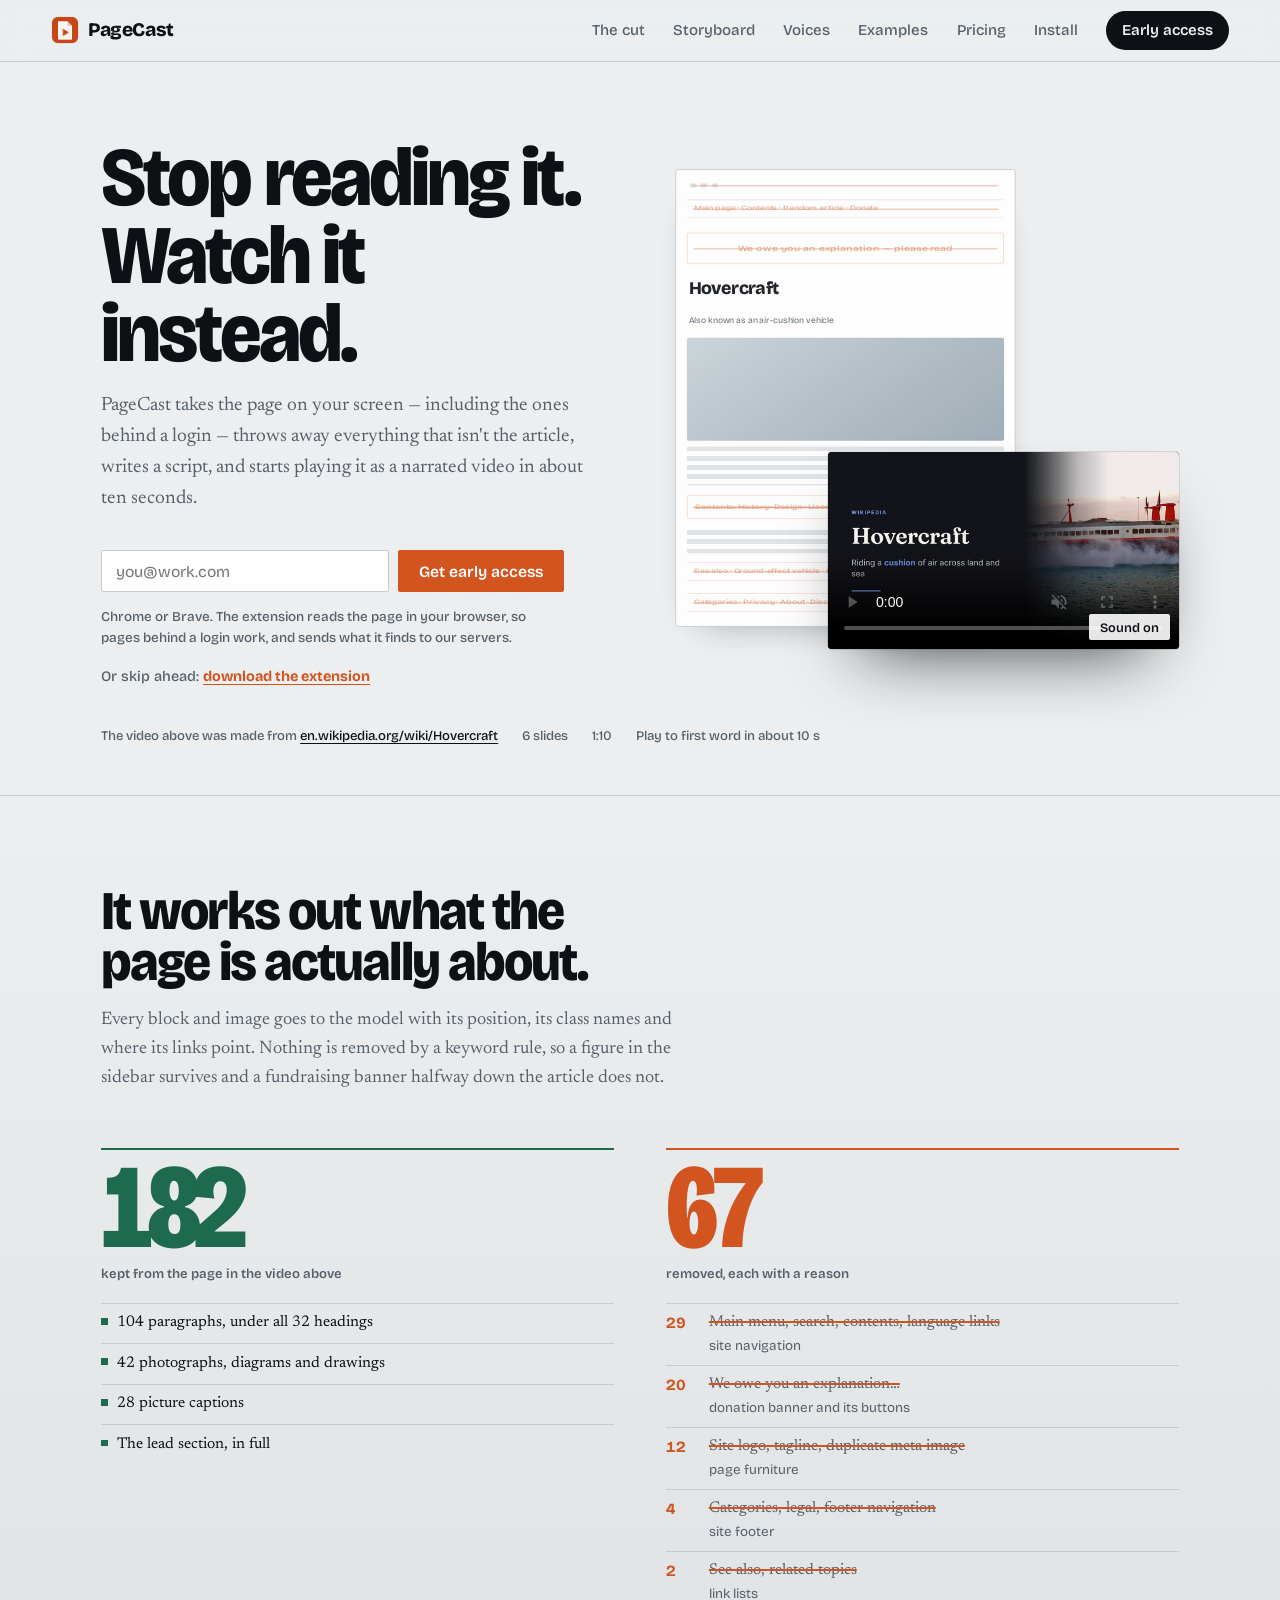
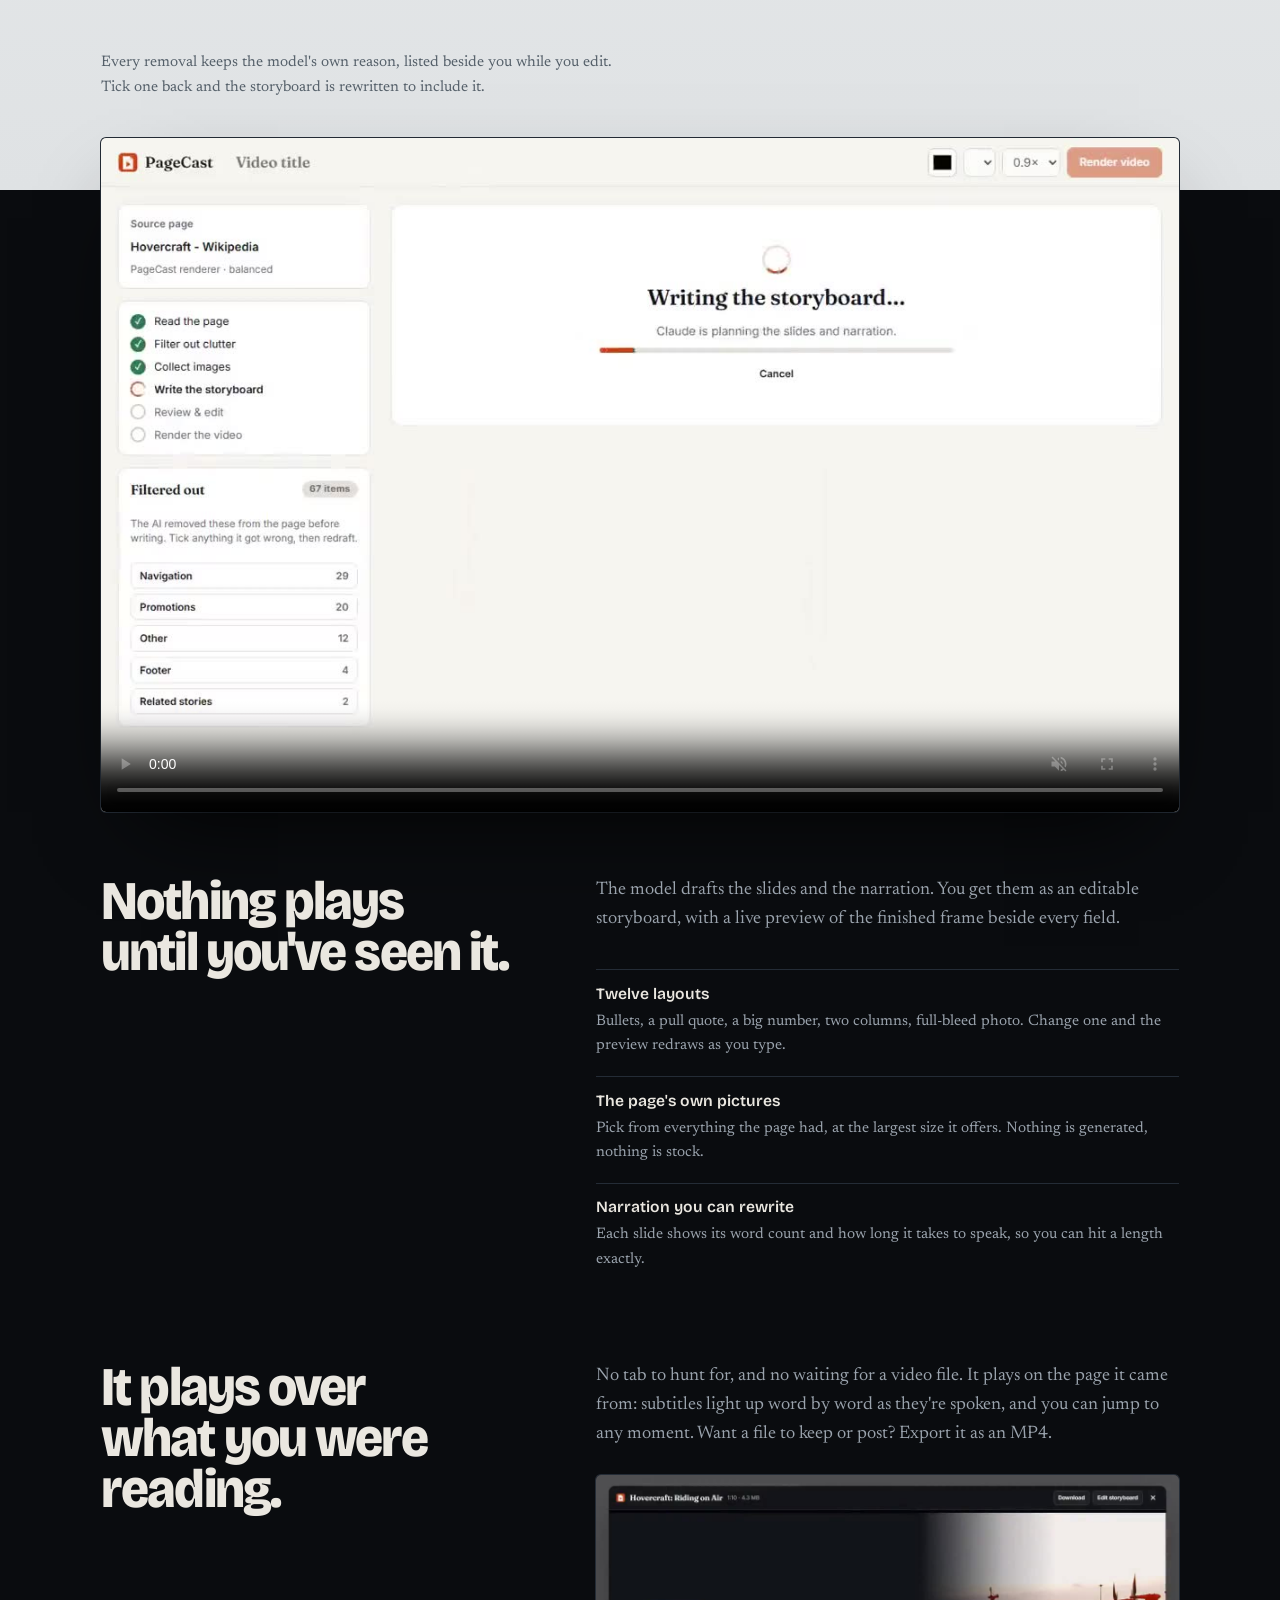
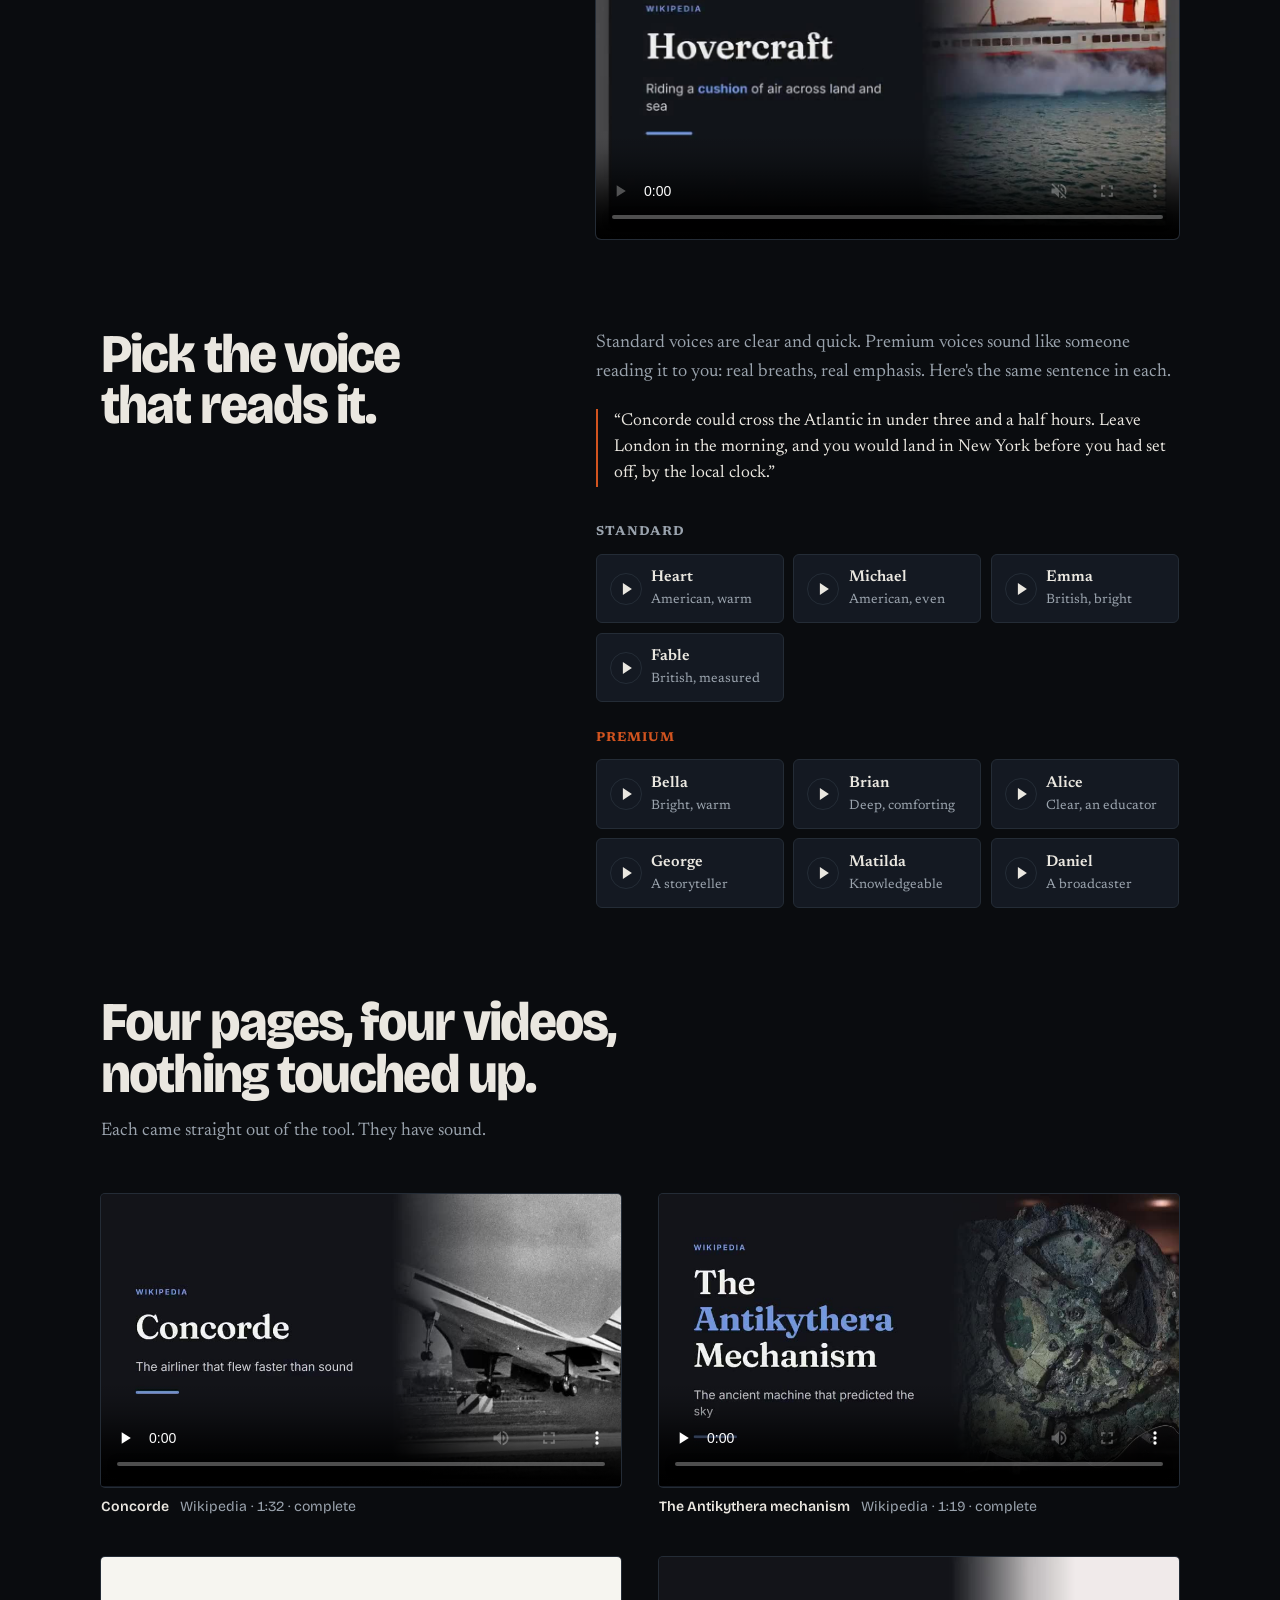
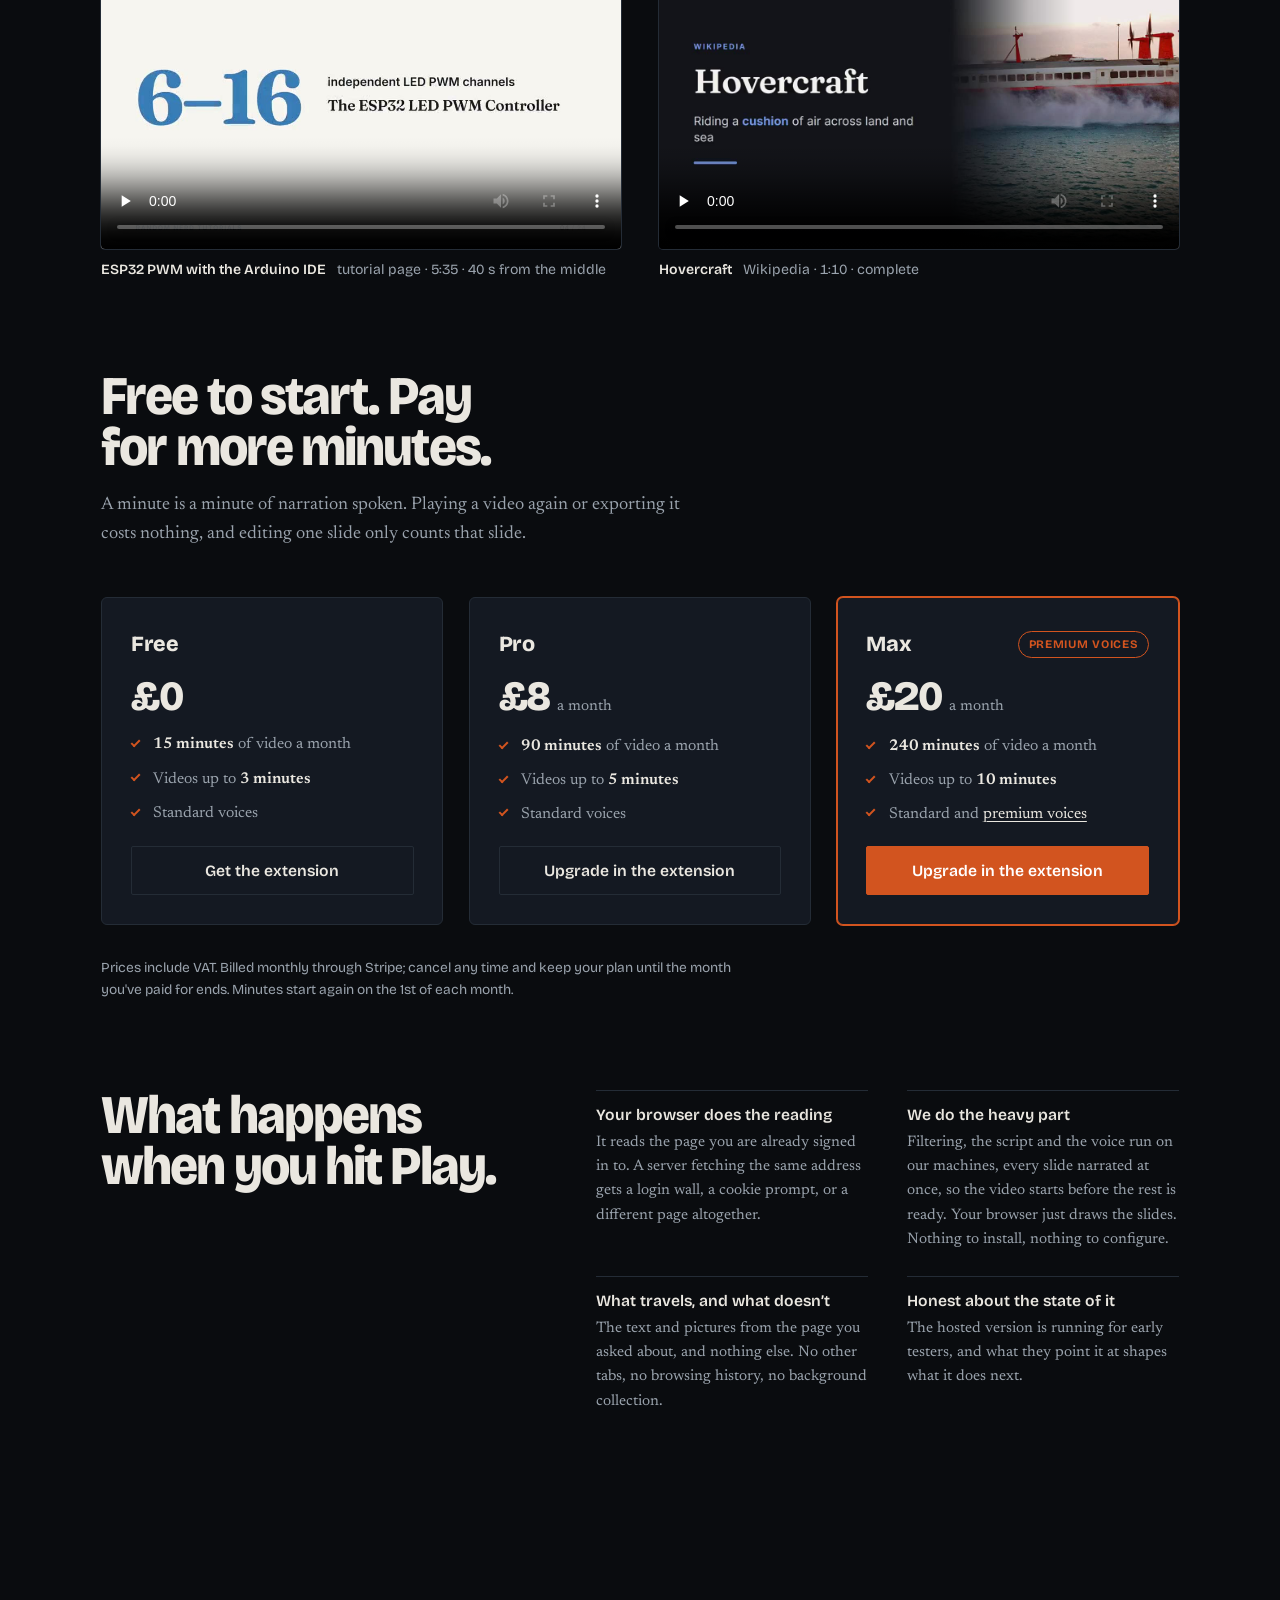
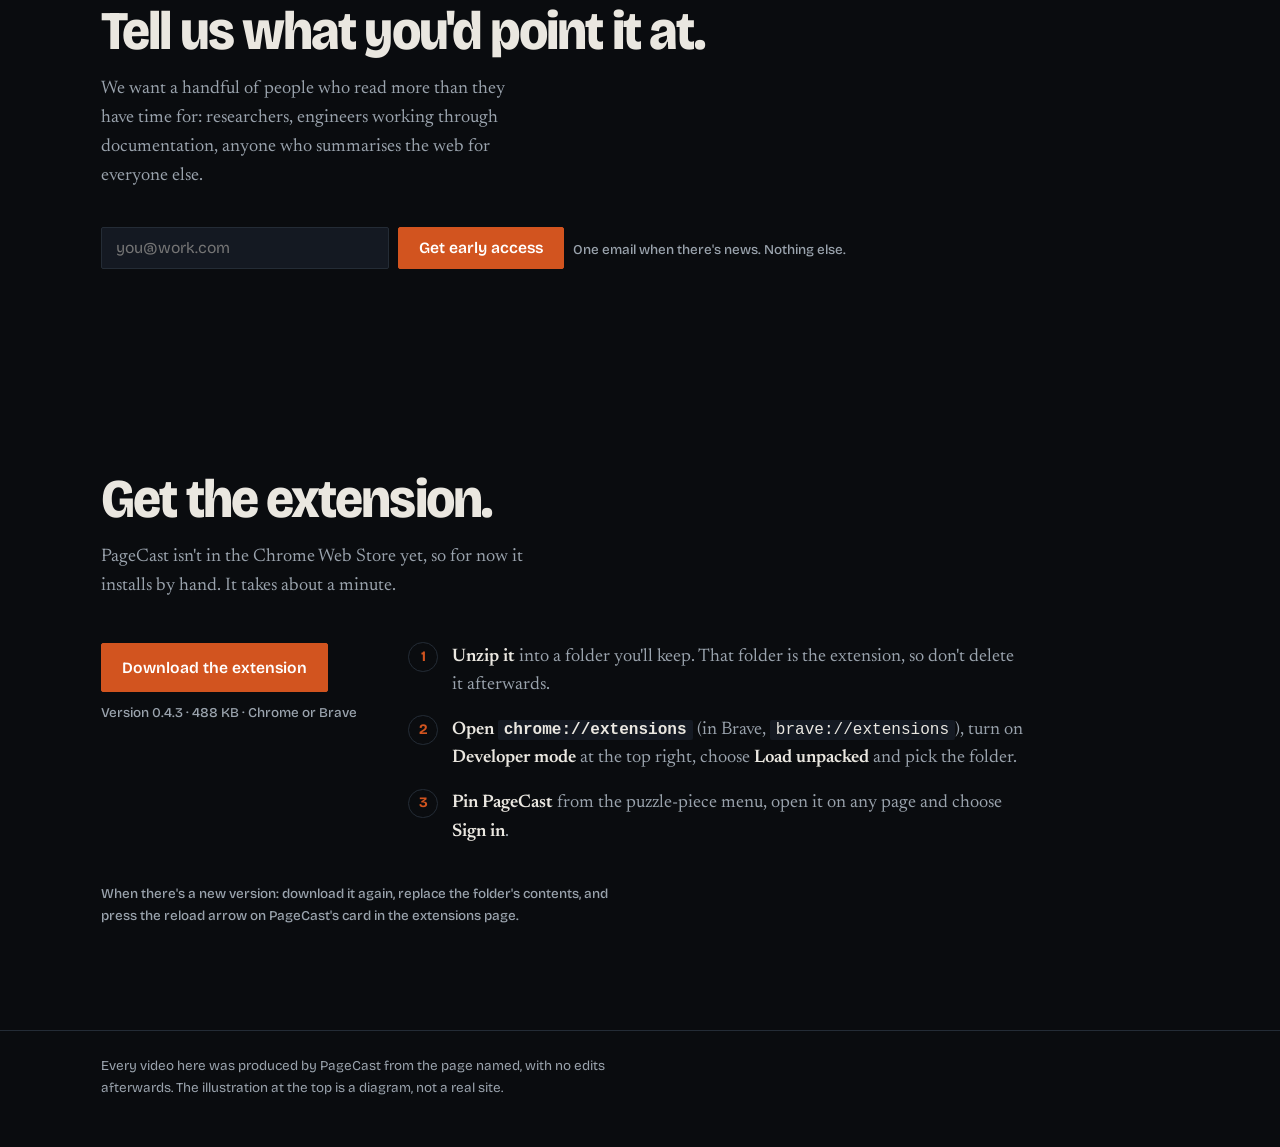
<file: index.html>
<!doctype html>
<html lang="en-GB">
<head>
<meta charset="utf-8">
<meta name="viewport" content="width=device-width, initial-scale=1">
<title>PageCast — the page you're reading, as a narrated video</title>
<meta name="description" content="A browser extension that turns the page you're reading into a narrated slideshow video. It cuts the ads and menus, writes the script, and plays it as a narrated video in seconds.">
<meta property="og:title" content="PageCast — the page you're reading, as a narrated video">
<meta property="og:description" content="Cuts the ads and menus, writes the script, plays it as a narrated video in seconds.">
<meta property="og:image" content="media/poster-hovercraft.jpg">
<meta property="og:type" content="website">
<link rel="icon" href="media/icon.png">
<link rel="preconnect" href="https://fonts.googleapis.com">
<link rel="preconnect" href="https://fonts.gstatic.com" crossorigin>
<link href="https://fonts.googleapis.com/css2?family=Bricolage+Grotesque:opsz,wdth,wght@12..96,75..100,400..800&family=Newsreader:ital,opsz,wght@0,6..72,400..600;1,6..72,400&display=swap" rel="stylesheet">
<link rel="stylesheet" href="styles.css?v=202610022329">
</head>
<body>

<header class="masthead">
  <a class="wordmark" href="#top"><img src="media/icon.png" alt="" width="28" height="28">PageCast</a>
  <nav>
    <a href="#cut">The cut</a>
    <a href="#storyboard">Storyboard</a>
    <a href="#voices">Voices</a>
    <a href="#examples">Examples</a>
    <a href="#pricing">Pricing</a>
    <a href="#install">Install</a>
    <a class="pill" href="#access">Early access</a>
  </nav>
</header>

<main id="top">

  <!-- ══════════════════════════════════ hero: the page becomes the video -->
  <section class="hero">
    <div class="wrap hero-grid">
      <div class="hero-copy">
        <h1>Stop reading it.<br>Watch it instead.</h1>
        <p class="lede">PageCast takes the page on your screen — including the ones behind a login — throws away everything that isn't the article, writes a script, and starts playing it as a narrated video in about ten seconds.</p>
        <form class="signup" id="signup" data-endpoint="" data-contact="">
          <label for="email">Email</label>
          <input id="email" name="email" type="email" required autocomplete="email" placeholder="you@work.com" spellcheck="false">
          <button class="btn primary" type="submit">Get early access</button>
          <p class="note" id="signupNote" role="status">Chrome or Brave. The extension reads the page in your browser, so pages behind a login work, and sends what it finds to our servers.</p>
        </form>
        <p class="skip">Or skip ahead: <a href="#install">download the extension</a></p>
      </div>

      <div class="stage" id="stage">
        <!-- a diagram of a page being cut down; not a screenshot of any real site -->
        <div class="sheet" id="sheet" aria-hidden="true">
          <div class="blk bar" data-fate="cut"><i></i><i></i><i></i></div>
          <div class="blk strip" data-fate="cut">Main page · Contents · Random article · Donate</div>
          <div class="blk appeal" data-fate="cut">We owe you an explanation — please read</div>
          <div class="blk head" data-fate="keep">Hovercraft</div>
          <div class="blk byline" data-fate="keep">Also known as an air-cushion vehicle</div>
          <div class="blk photo" data-fate="keep"></div>
          <div class="blk para" data-fate="keep"></div>
          <div class="blk toc" data-fate="cut">Contents: History · Design · Uses · See also</div>
          <div class="blk para short" data-fate="keep"></div>
          <div class="blk related" data-fate="cut">See also · Ground-effect vehicle · Hydrofoil</div>
          <div class="blk foot" data-fate="cut">Categories · Privacy · About · Disclaimers</div>
        </div>

        <figure class="screen" id="screen">
          <video id="heroVideo" src="media/hovercraft.mp4" poster="media/poster-hovercraft.jpg" playsinline muted loop preload="metadata">
            <track kind="captions" src="media/hovercraft.vtt" srclang="en" label="English">
          </video>
          <button type="button" id="soundBtn" class="btn sound" aria-pressed="false">Sound on</button>
        </figure>
      </div>
    </div>

    <p class="provenance wrap">
      <span>The video above was made from <a href="https://en.wikipedia.org/wiki/Hovercraft" rel="noopener">en.wikipedia.org/wiki/Hovercraft</a></span>
      <span>6 slides</span><span>1:10</span><span>Play to first word in about 10 s</span>
    </p>
  </section>

  <!-- ══════════════════════════════════ the cut -->
  <section class="cut-section" id="cut">
    <div class="wrap">
      <div class="cut-head">
        <h2>It works out what the page is actually about.</h2>
        <p class="lede">Every block and image goes to the model with its position, its class names and where its links point. Nothing is removed by a keyword rule, so a figure in the sidebar survives and a fundraising banner halfway down the article does not.</p>
      </div>

      <div class="ledger">
        <div class="side keep">
          <p class="count">182</p>
          <p class="side-label">kept from the page in the video above</p>
          <ul>
            <li>104 paragraphs, under all 32 headings</li>
            <li>42 photographs, diagrams and drawings</li>
            <li>28 picture captions</li>
            <li>The lead section, in full</li>
          </ul>
        </div>
        <div class="side cut">
          <p class="count">67</p>
          <p class="side-label">removed, each with a reason</p>
          <ul class="reasons">
            <li><b>29</b><s>Main menu, search, contents, language links</s><em>site navigation</em></li>
            <li><b>20</b><s>We owe you an explanation…</s><em>donation banner and its buttons</em></li>
            <li><b>12</b><s>Site logo, tagline, duplicate meta image</s><em>page furniture</em></li>
            <li><b>4</b><s>Categories, legal, footer navigation</s><em>site footer</em></li>
            <li><b>2</b><s>See also, related topics</s><em>link lists</em></li>
          </ul>
        </div>
      </div>
      <p class="aside">Every removal keeps the model's own reason, listed beside you while you edit. Tick one back and the storyboard is rewritten to include it.</p>
    </div>
  </section>

  <!-- ══════════════════════════════════ into the dark: storyboard -->
  <section class="film first" id="storyboard">
    <div class="wrap">
      <figure class="bridge">
        <video src="media/demo-editor.mp4" poster="media/poster-editor.jpg" playsinline muted loop preload="none" controls></video>
      </figure>
      <div class="split">
        <h2>Nothing plays<br>until you've seen it.</h2>
        <div class="split-body">
          <p class="lede">The model drafts the slides and the narration. You get them as an editable storyboard, with a live preview of the finished frame beside every field.</p>
          <dl class="points">
            <div><dt>Twelve layouts</dt><dd>Bullets, a pull quote, a big number, two columns, full-bleed photo. Change one and the preview redraws as you type.</dd></div>
            <div><dt>The page's own pictures</dt><dd>Pick from everything the page had, at the largest size it offers. Nothing is generated, nothing is stock.</dd></div>
            <div><dt>Narration you can rewrite</dt><dd>Each slide shows its word count and how long it takes to speak, so you can hit a length exactly.</dd></div>
          </dl>
        </div>
      </div>
    </div>
  </section>

  <!-- ══════════════════════════════════ delivery -->
  <section class="film" id="delivery">
    <div class="wrap split">
      <h2>It plays over<br>what you were reading.</h2>
      <div class="split-body">
        <p class="lede">No tab to hunt for, and no waiting for a video file. It plays on the page it came from: subtitles light up word by word as they're spoken, and you can jump to any moment. Want a file to keep or post? Export it as an MP4.</p>
        <figure class="plain">
          <video src="media/demo-modal.mp4" poster="media/poster-modal.jpg" playsinline muted loop preload="none" controls></video>
        </figure>
      </div>
    </div>
  </section>

  <!-- ══════════════════════════════════ voices -->
  <section class="film" id="voices">
    <div class="wrap split">
      <h2>Pick the voice<br>that reads it.</h2>
      <div class="split-body">
        <p class="lede">Standard voices are clear and quick. Premium voices sound like someone reading it to you: real breaths, real emphasis. Here's the same sentence in each.</p>
        <blockquote class="voice-line">“Concorde could cross the Atlantic in under three and a half hours. Leave London in the morning, and you would land in New York before you had set off, by the local clock.”</blockquote>
        <div class="voice-groups">
          <div class="voice-group">
            <h3>Standard</h3>
            <div class="voice-list">
              <button type="button" class="voice" data-src="media/voices/standard-heart.mp3" aria-pressed="false"><span class="v-icon" aria-hidden="true"></span><b>Heart</b><span>American, warm</span></button>
              <button type="button" class="voice" data-src="media/voices/standard-michael.mp3" aria-pressed="false"><span class="v-icon" aria-hidden="true"></span><b>Michael</b><span>American, even</span></button>
              <button type="button" class="voice" data-src="media/voices/standard-emma.mp3" aria-pressed="false"><span class="v-icon" aria-hidden="true"></span><b>Emma</b><span>British, bright</span></button>
              <button type="button" class="voice" data-src="media/voices/standard-fable.mp3" aria-pressed="false"><span class="v-icon" aria-hidden="true"></span><b>Fable</b><span>British, measured</span></button>
            </div>
          </div>
          <div class="voice-group premium">
            <h3>Premium</h3>
            <div class="voice-list">
              <button type="button" class="voice" data-src="media/voices/premium-bella.mp3" aria-pressed="false"><span class="v-icon" aria-hidden="true"></span><b>Bella</b><span>Bright, warm</span></button>
              <button type="button" class="voice" data-src="media/voices/premium-brian.mp3" aria-pressed="false"><span class="v-icon" aria-hidden="true"></span><b>Brian</b><span>Deep, comforting</span></button>
              <button type="button" class="voice" data-src="media/voices/premium-alice.mp3" aria-pressed="false"><span class="v-icon" aria-hidden="true"></span><b>Alice</b><span>Clear, an educator</span></button>
              <button type="button" class="voice" data-src="media/voices/premium-george.mp3" aria-pressed="false"><span class="v-icon" aria-hidden="true"></span><b>George</b><span>A storyteller</span></button>
              <button type="button" class="voice" data-src="media/voices/premium-matilda.mp3" aria-pressed="false"><span class="v-icon" aria-hidden="true"></span><b>Matilda</b><span>Knowledgeable</span></button>
              <button type="button" class="voice" data-src="media/voices/premium-daniel.mp3" aria-pressed="false"><span class="v-icon" aria-hidden="true"></span><b>Daniel</b><span>A broadcaster</span></button>
            </div>
          </div>
        </div>
      </div>
    </div>
  </section>

  <!-- ══════════════════════════════════ examples -->
  <section class="film" id="examples">
    <div class="wrap">
      <h2 class="wide">Four pages, four videos, nothing touched up.</h2>
      <p class="lede">Each came straight out of the tool. They have sound.</p>
      <div class="gallery">
        <figure>
          <video src="media/example-concorde.mp4" poster="media/poster-concorde.jpg" playsinline preload="none" controls>
            <track kind="captions" src="media/example-concorde.vtt" srclang="en" label="English">
          </video>
          <figcaption><b>Concorde</b><span>Wikipedia · 1:32 · complete</span></figcaption>
        </figure>
        <figure>
          <video src="media/example-antikythera.mp4" poster="media/poster-antikythera.jpg" playsinline preload="none" controls>
            <track kind="captions" src="media/example-antikythera.vtt" srclang="en" label="English">
          </video>
          <figcaption><b>The Antikythera mechanism</b><span>Wikipedia · 1:19 · complete</span></figcaption>
        </figure>
        <figure>
          <video src="media/example-esp32.mp4" poster="media/poster-esp32.jpg" playsinline preload="none" controls></video>
          <figcaption><b>ESP32 PWM with the Arduino IDE</b><span>tutorial page · 5:35 · 40 s from the middle</span></figcaption>
        </figure>
        <figure>
          <video src="media/hovercraft.mp4" poster="media/poster-hovercraft.jpg" playsinline preload="none" controls>
            <track kind="captions" src="media/hovercraft.vtt" srclang="en" label="English">
          </video>
          <figcaption><b>Hovercraft</b><span>Wikipedia · 1:10 · complete</span></figcaption>
        </figure>
      </div>
    </div>
  </section>

  <!-- ══════════════════════════════════ pricing -->
  <section class="film" id="pricing">
    <div class="wrap">
      <h2 class="wide">Free to start. Pay for more minutes.</h2>
      <p class="lede">A minute is a minute of narration spoken. Playing a video again or exporting it costs nothing, and editing one slide only counts that slide.</p>
      <div class="plans">
        <article class="plan">
          <h3>Free</h3>
          <p class="price"><b>£0</b></p>
          <ul>
            <li><b>15 minutes</b> of video a month</li>
            <li>Videos up to <b>3 minutes</b></li>
            <li>Standard voices</li>
          </ul>
          <a class="btn" href="#install">Get the extension</a>
        </article>
        <article class="plan">
          <h3>Pro</h3>
          <p class="price"><b>£8</b><span>a month</span></p>
          <ul>
            <li><b>90 minutes</b> of video a month</li>
            <li>Videos up to <b>5 minutes</b></li>
            <li>Standard voices</li>
          </ul>
          <a class="btn" href="#install">Upgrade in the extension</a>
        </article>
        <article class="plan best">
          <h3>Max <span class="tag">Premium voices</span></h3>
          <p class="price"><b>£20</b><span>a month</span></p>
          <ul>
            <li><b>240 minutes</b> of video a month</li>
            <li>Videos up to <b>10 minutes</b></li>
            <li>Standard and <a href="#voices">premium voices</a></li>
          </ul>
          <a class="btn primary" href="#install">Upgrade in the extension</a>
        </article>
      </div>
      <p class="note plans-note">Prices include VAT. Billed monthly through Stripe; cancel any time and keep your plan until the month you've paid for ends. Minutes start again on the 1st of each month.</p>
    </div>
  </section>

  <!-- ══════════════════════════════════ how it runs -->
  <section class="film" id="runs">
    <div class="wrap split">
      <h2>What happens<br>when you hit Play.</h2>
      <div class="split-body">
        <dl class="points two">
          <div><dt>Your browser does the reading</dt><dd>It reads the page you are already signed in to. A server fetching the same address gets a login wall, a cookie prompt, or a different page altogether.</dd></div>
          <div><dt>We do the heavy part</dt><dd>Filtering, the script and the voice run on our machines, every slide narrated at once, so the video starts before the rest is ready. Your browser just draws the slides. Nothing to install, nothing to configure.</dd></div>
          <div><dt>What travels, and what doesn’t</dt><dd>The text and pictures from the page you asked about, and nothing else. No other tabs, no browsing history, no background collection.</dd></div>
          <div><dt>Honest about the state of it</dt><dd>The hosted version is running for early testers, and what they point it at shapes what it does next.</dd></div>
        </dl>
      </div>
    </div>
  </section>

  <!-- ══════════════════════════════════ access -->
  <section class="film close" id="access">
    <div class="wrap">
      <h2 class="wide">Tell us what you'd point it at.</h2>
      <p class="lede">We want a handful of people who read more than they have time for: researchers, engineers working through documentation, anyone who summarises the web for everyone else.</p>
      <form class="signup" data-endpoint="" data-contact="">
        <label for="email2">Email</label>
        <input id="email2" name="email" type="email" required autocomplete="email" placeholder="you@work.com" spellcheck="false">
        <button class="btn primary" type="submit">Get early access</button>
        <p class="note" role="status">One email when there's news. Nothing else.</p>
      </form>
    </div>
  </section>

  <!-- ══════════════════════════════════ install -->
  <section class="film close install" id="install">
    <div class="wrap">
      <h2 class="wide">Get the extension.</h2>
      <p class="lede">PageCast isn't in the Chrome Web Store yet, so for now it installs by hand. It takes about a minute.</p>
      <div class="install-grid">
        <div class="download">
          <a class="btn primary" href="download/pagecast-extension.zip" download>Download the extension</a>
          <p class="note">Version 0.4.3 · 488 KB · Chrome or Brave</p>
        </div>
        <ol class="steps">
          <li><b>Unzip it</b> into a folder you'll keep. That folder is the extension, so don't delete it afterwards.</li>
          <li><b>Open <code>chrome://extensions</code></b> (in Brave, <code>brave://extensions</code>), turn on <b>Developer mode</b> at the top right, choose <b>Load unpacked</b> and pick the folder.</li>
          <li><b>Pin PageCast</b> from the puzzle-piece menu, open it on any page and choose <b>Sign in</b>.</li>
        </ol>
      </div>
      <p class="note">When there's a new version: download it again, replace the folder's contents, and press the reload arrow on PageCast's card in the extensions page.</p>
    </div>
  </section>
</main>

<footer>
  <div class="wrap">
    <p>Every video here was produced by PageCast from the page named, with no edits afterwards. The illustration at the top is a diagram, not a real site.</p>
  </div>
</footer>

<script src="site.js?v=202610022329"></script>
</body>
</html>
</file>
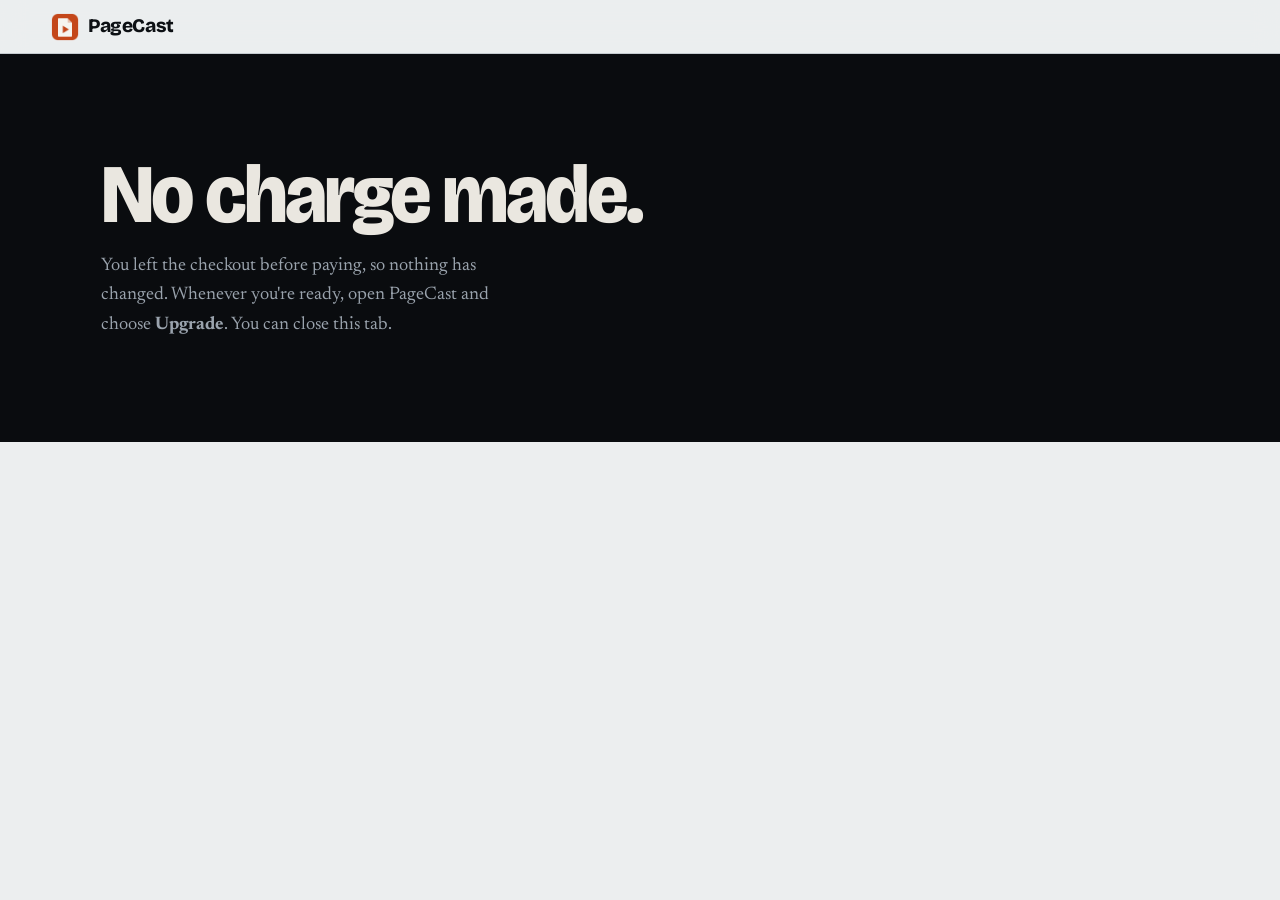
<file: checkout-cancelled.html>
<!doctype html>
<html lang="en-GB">
<head>
<meta charset="utf-8">
<meta name="viewport" content="width=device-width, initial-scale=1">
<meta name="robots" content="noindex">
<title>Checkout cancelled · PageCast</title>
<link rel="icon" href="media/icon.png">
<link rel="preconnect" href="https://fonts.googleapis.com">
<link rel="preconnect" href="https://fonts.gstatic.com" crossorigin>
<link href="https://fonts.googleapis.com/css2?family=Bricolage+Grotesque:opsz,wdth,wght@12..96,75..100,400..800&family=Newsreader:ital,opsz,wght@0,6..72,400..600;1,6..72,400&display=swap" rel="stylesheet">
<link rel="stylesheet" href="styles.css?v=202610022329">
</head>
<body>
<header class="masthead">
  <a class="wordmark" href="./"><img src="media/icon.png" alt="" width="28" height="28">PageCast</a>
</header>
<main>
  <section class="film close">
    <div class="wrap">
      <h1 class="wide" style="color:var(--bone)">No charge made.</h1>
      <p class="lede">You left the checkout before paying, so nothing has changed. Whenever you're ready, open PageCast and choose <b>Upgrade</b>. You can close this tab.</p>
    </div>
  </section>
</main>
</body>
</html>
</file>
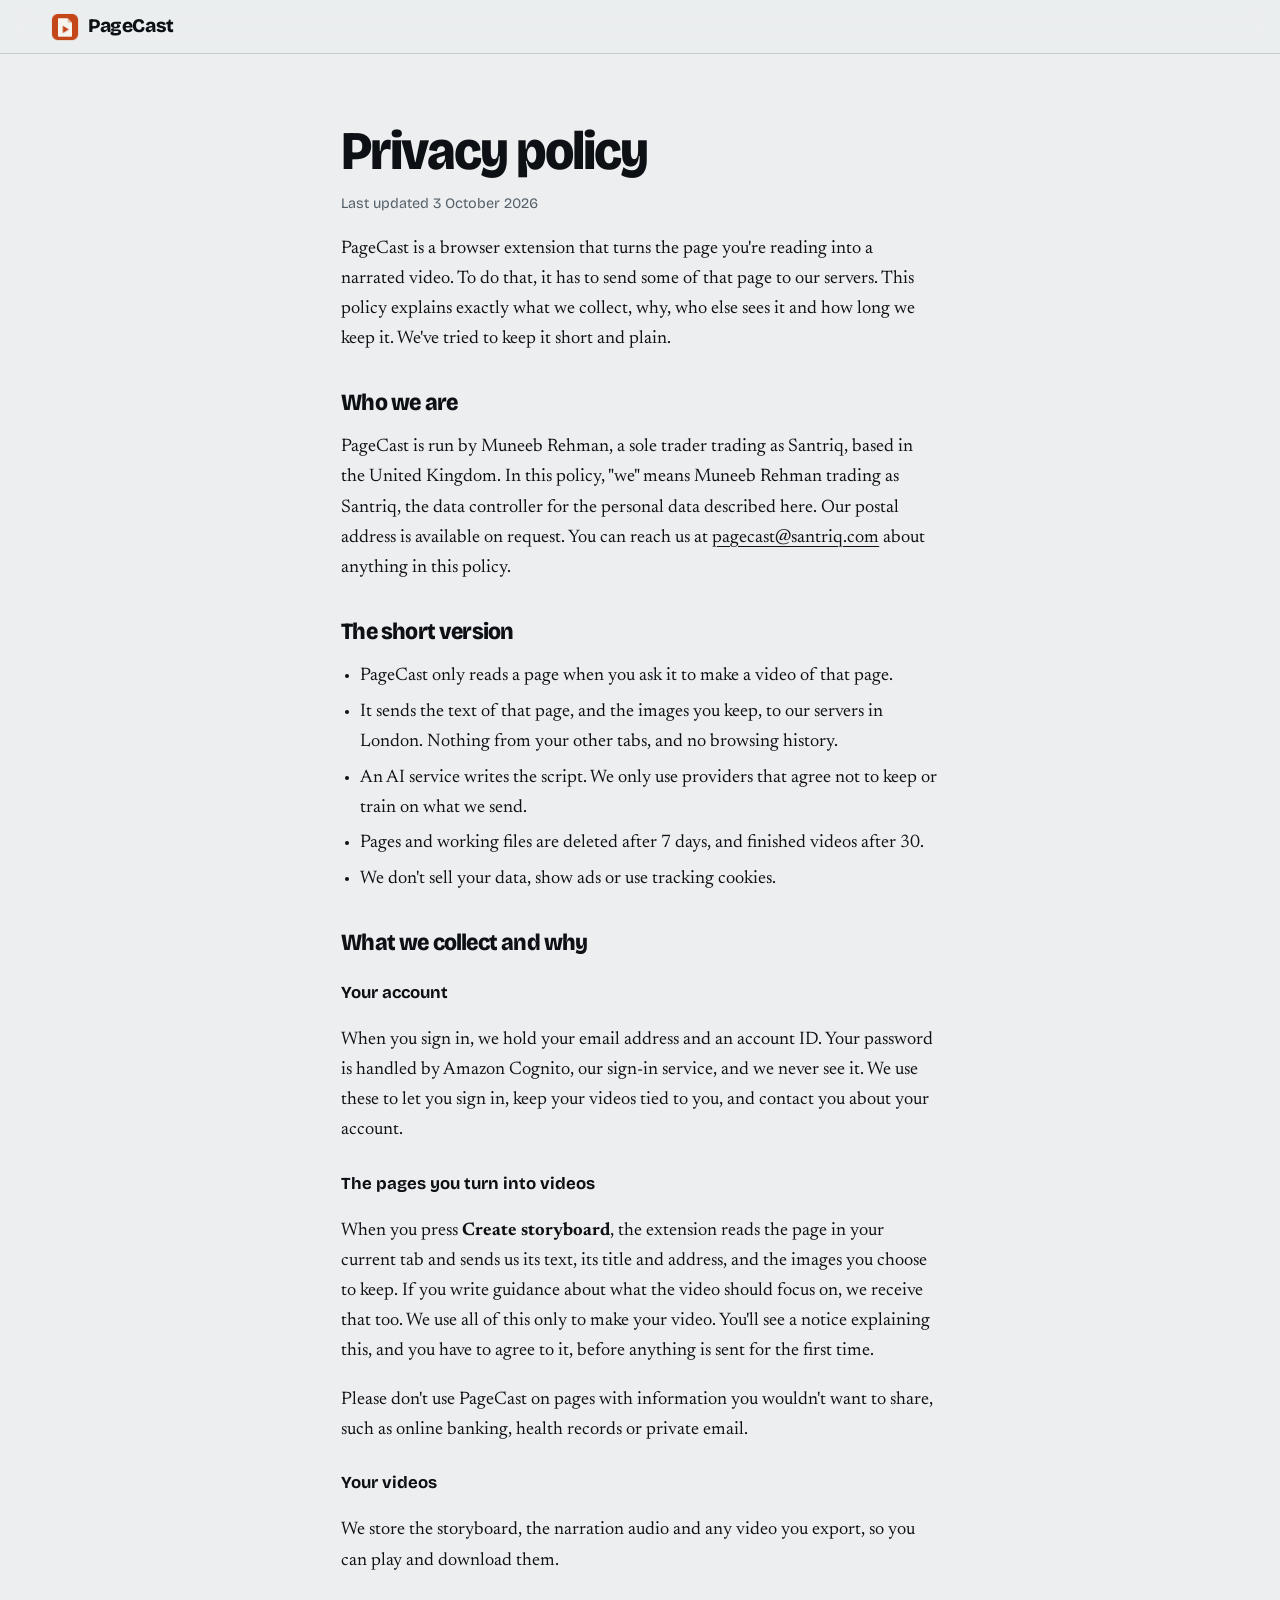
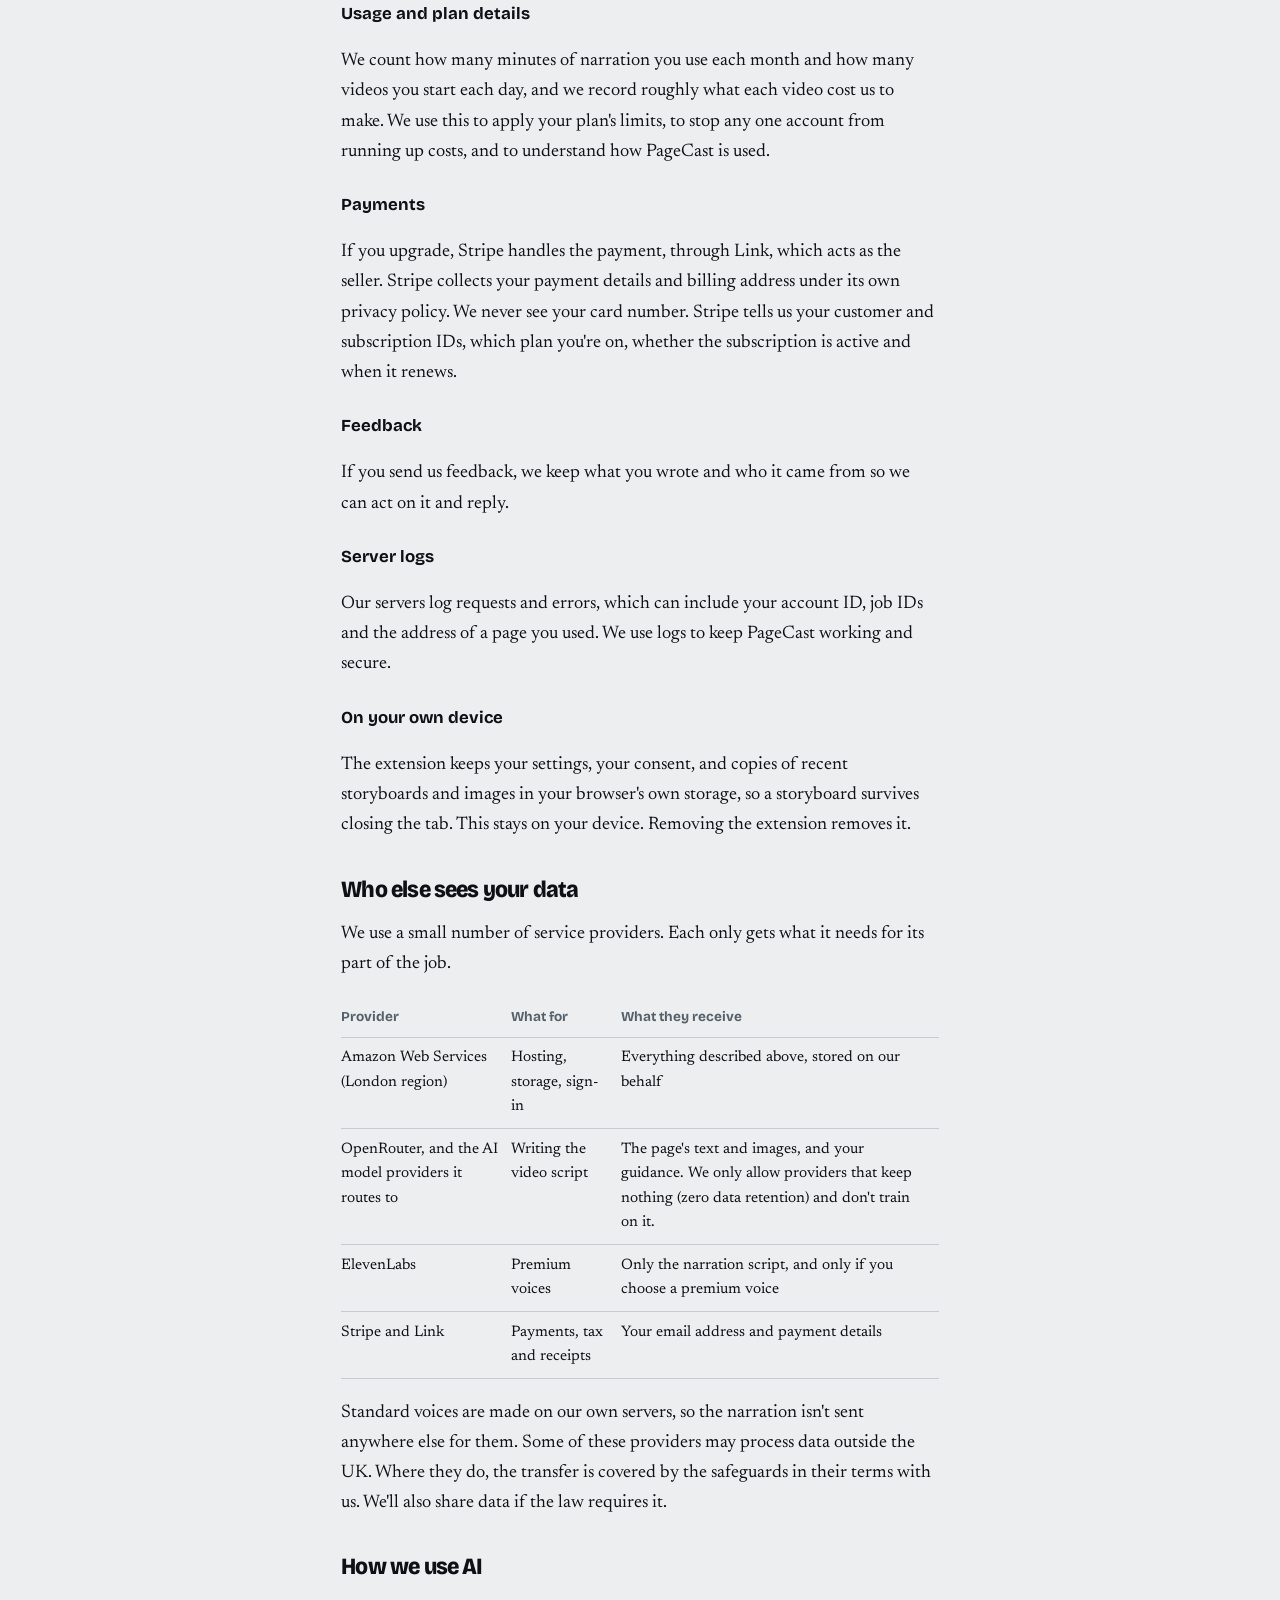
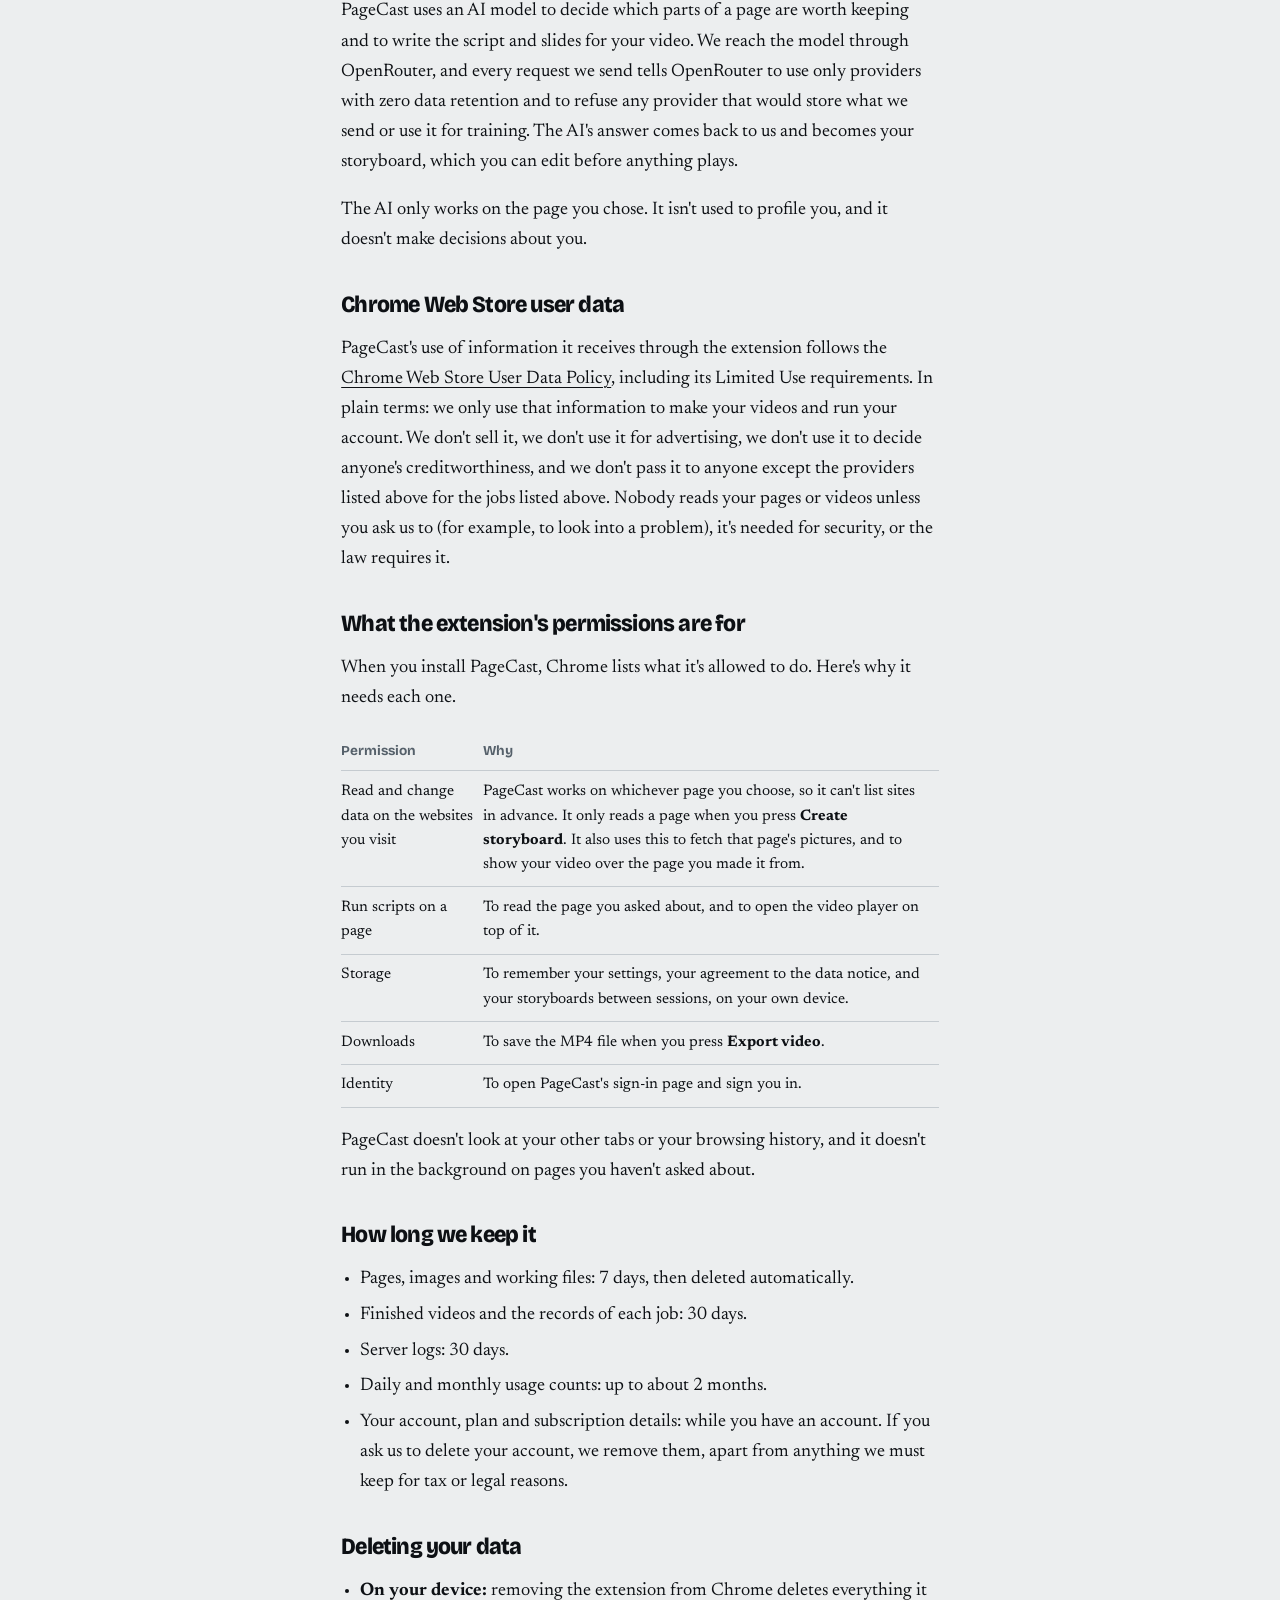
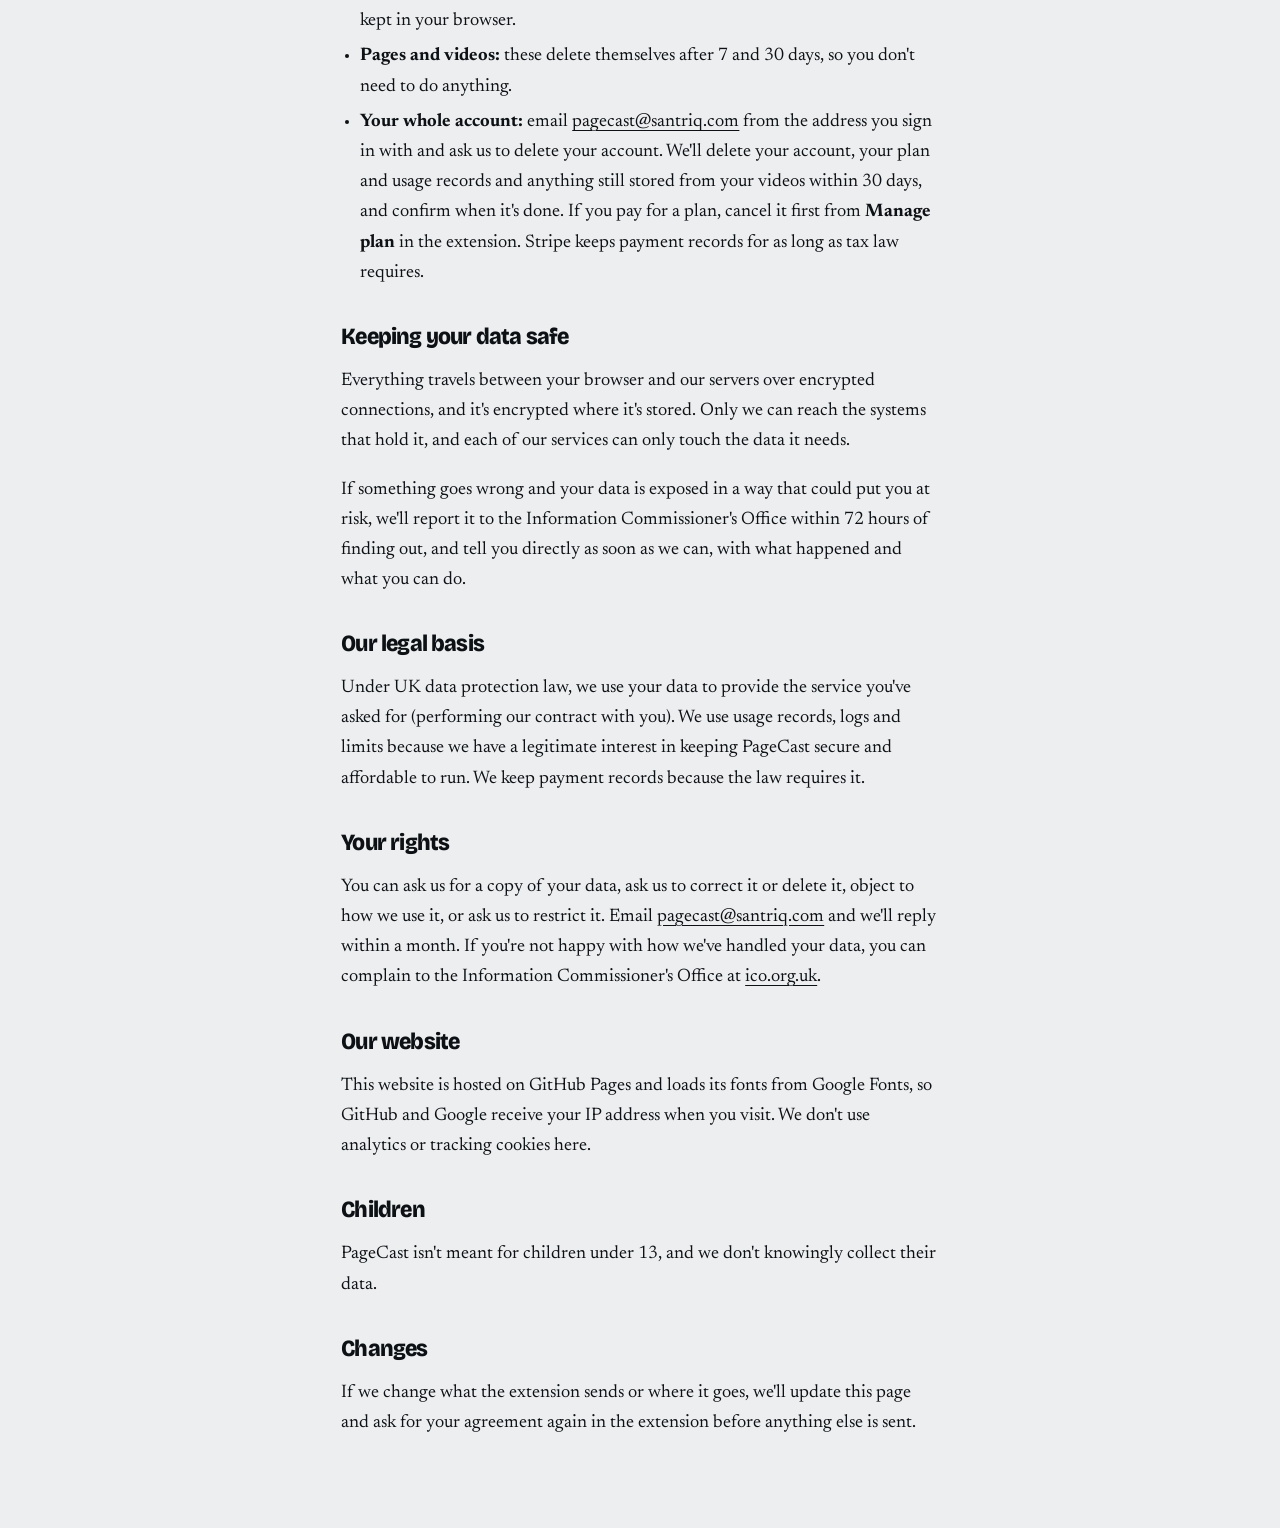
<file: privacy.html>
<!doctype html>
<html lang="en-GB">
<head>
<meta charset="utf-8">
<meta name="viewport" content="width=device-width, initial-scale=1">
<title>Privacy policy · PageCast</title>
<meta name="description" content="What PageCast collects, why, who it shares it with and how long it keeps it.">
<link rel="icon" href="media/icon.png">
<link rel="preconnect" href="https://fonts.googleapis.com">
<link rel="preconnect" href="https://fonts.gstatic.com" crossorigin>
<link href="https://fonts.googleapis.com/css2?family=Bricolage+Grotesque:opsz,wdth,wght@12..96,75..100,400..800&family=Newsreader:ital,opsz,wght@0,6..72,400..600;1,6..72,400&display=swap" rel="stylesheet">
<link rel="stylesheet" href="styles.css">
<style>
  .legal { max-width: 70ch; padding-block: clamp(2.5rem, 6vw, 4.5rem); }
  .legal h1 { font-size: clamp(2.2rem, 1.4rem + 3vw, 3.4rem); }
  .legal h2 { font-size: 1.45rem; margin-top: 2.4rem; }
  .legal h3 { font-family: var(--sans); font-size: 1.05rem; margin: 1.6rem 0 .3rem; }
  .legal p, .legal li { line-height: 1.65; }
  .legal ul { padding-left: 1.2rem; }
  .legal li + li { margin-top: .35rem; }
  .legal table { width: 100%; border-collapse: collapse; font-size: .95rem; margin-top: .8rem; }
  .legal th, .legal td { text-align: left; vertical-align: top; padding: .55rem .6rem .55rem 0; border-bottom: 1px solid var(--rule); }
  .legal th { font-family: var(--sans); font-size: .85rem; color: var(--ink-soft); }
  .legal .updated { color: var(--ink-soft); font-family: var(--sans); font-size: .9rem; }
</style>
</head>
<body>
<header class="masthead">
  <a class="wordmark" href="./"><img src="media/icon.png" alt="" width="28" height="28">PageCast</a>
</header>
<main class="wrap legal">
  <h1>Privacy policy</h1>
  <p class="updated">Last updated 3 October 2026</p>

  <p>PageCast is a browser extension that turns the page you're reading into a narrated video. To do that, it has to send some of that page to our servers. This policy explains exactly what we collect, why, who else sees it and how long we keep it. We've tried to keep it short and plain.</p>

  <h2>Who we are</h2>
  <p>PageCast is run by Muneeb Rehman, a sole trader trading as Santriq, based in the United Kingdom. In this policy, "we" means Muneeb Rehman trading as Santriq, the data controller for the personal data described here. Our postal address is available on request. You can reach us at <a href="mailto:pagecast@santriq.com">pagecast@santriq.com</a> about anything in this policy.</p>

  <h2>The short version</h2>
  <ul>
    <li>PageCast only reads a page when you ask it to make a video of that page.</li>
    <li>It sends the text of that page, and the images you keep, to our servers in London. Nothing from your other tabs, and no browsing history.</li>
    <li>An AI service writes the script. We only use providers that agree not to keep or train on what we send.</li>
    <li>Pages and working files are deleted after 7 days, and finished videos after 30.</li>
    <li>We don't sell your data, show ads or use tracking cookies.</li>
  </ul>

  <h2>What we collect and why</h2>

  <h3>Your account</h3>
  <p>When you sign in, we hold your email address and an account ID. Your password is handled by Amazon Cognito, our sign-in service, and we never see it. We use these to let you sign in, keep your videos tied to you, and contact you about your account.</p>

  <h3>The pages you turn into videos</h3>
  <p>When you press <b>Create storyboard</b>, the extension reads the page in your current tab and sends us its text, its title and address, and the images you choose to keep. If you write guidance about what the video should focus on, we receive that too. We use all of this only to make your video. You'll see a notice explaining this, and you have to agree to it, before anything is sent for the first time.</p>
  <p>Please don't use PageCast on pages with information you wouldn't want to share, such as online banking, health records or private email.</p>

  <h3>Your videos</h3>
  <p>We store the storyboard, the narration audio and any video you export, so you can play and download them.</p>

  <h3>Usage and plan details</h3>
  <p>We count how many minutes of narration you use each month and how many videos you start each day, and we record roughly what each video cost us to make. We use this to apply your plan's limits, to stop any one account from running up costs, and to understand how PageCast is used.</p>

  <h3>Payments</h3>
  <p>If you upgrade, Stripe handles the payment, through Link, which acts as the seller. Stripe collects your payment details and billing address under its own privacy policy. We never see your card number. Stripe tells us your customer and subscription IDs, which plan you're on, whether the subscription is active and when it renews.</p>

  <h3>Feedback</h3>
  <p>If you send us feedback, we keep what you wrote and who it came from so we can act on it and reply.</p>

  <h3>Server logs</h3>
  <p>Our servers log requests and errors, which can include your account ID, job IDs and the address of a page you used. We use logs to keep PageCast working and secure.</p>

  <h3>On your own device</h3>
  <p>The extension keeps your settings, your consent, and copies of recent storyboards and images in your browser's own storage, so a storyboard survives closing the tab. This stays on your device. Removing the extension removes it.</p>

  <h2>Who else sees your data</h2>
  <p>We use a small number of service providers. Each only gets what it needs for its part of the job.</p>
  <table>
    <thead><tr><th>Provider</th><th>What for</th><th>What they receive</th></tr></thead>
    <tbody>
      <tr><td>Amazon Web Services (London region)</td><td>Hosting, storage, sign-in</td><td>Everything described above, stored on our behalf</td></tr>
      <tr><td>OpenRouter, and the AI model providers it routes to</td><td>Writing the video script</td><td>The page's text and images, and your guidance. We only allow providers that keep nothing (zero data retention) and don't train on it.</td></tr>
      <tr><td>ElevenLabs</td><td>Premium voices</td><td>Only the narration script, and only if you choose a premium voice</td></tr>
      <tr><td>Stripe and Link</td><td>Payments, tax and receipts</td><td>Your email address and payment details</td></tr>
    </tbody>
  </table>
  <p>Standard voices are made on our own servers, so the narration isn't sent anywhere else for them. Some of these providers may process data outside the UK. Where they do, the transfer is covered by the safeguards in their terms with us. We'll also share data if the law requires it.</p>

  <h2>How we use AI</h2>
  <p>PageCast uses an AI model to decide which parts of a page are worth keeping and to write the script and slides for your video. We reach the model through OpenRouter, and every request we send tells OpenRouter to use only providers with zero data retention and to refuse any provider that would store what we send or use it for training. The AI's answer comes back to us and becomes your storyboard, which you can edit before anything plays.</p>
  <p>The AI only works on the page you chose. It isn't used to profile you, and it doesn't make decisions about you.</p>

  <h2>Chrome Web Store user data</h2>
  <p>PageCast's use of information it receives through the extension follows the <a href="https://developer.chrome.com/docs/webstore/program-policies/user-data-faq">Chrome Web Store User Data Policy</a>, including its Limited Use requirements. In plain terms: we only use that information to make your videos and run your account. We don't sell it, we don't use it for advertising, we don't use it to decide anyone's creditworthiness, and we don't pass it to anyone except the providers listed above for the jobs listed above. Nobody reads your pages or videos unless you ask us to (for example, to look into a problem), it's needed for security, or the law requires it.</p>

  <h2>What the extension's permissions are for</h2>
  <p>When you install PageCast, Chrome lists what it's allowed to do. Here's why it needs each one.</p>
  <table>
    <thead><tr><th>Permission</th><th>Why</th></tr></thead>
    <tbody>
      <tr><td>Read and change data on the websites you visit</td><td>PageCast works on whichever page you choose, so it can't list sites in advance. It only reads a page when you press <b>Create storyboard</b>. It also uses this to fetch that page's pictures, and to show your video over the page you made it from.</td></tr>
      <tr><td>Run scripts on a page</td><td>To read the page you asked about, and to open the video player on top of it.</td></tr>
      <tr><td>Storage</td><td>To remember your settings, your agreement to the data notice, and your storyboards between sessions, on your own device.</td></tr>
      <tr><td>Downloads</td><td>To save the MP4 file when you press <b>Export video</b>.</td></tr>
      <tr><td>Identity</td><td>To open PageCast's sign-in page and sign you in.</td></tr>
    </tbody>
  </table>
  <p>PageCast doesn't look at your other tabs or your browsing history, and it doesn't run in the background on pages you haven't asked about.</p>

  <h2>How long we keep it</h2>
  <ul>
    <li>Pages, images and working files: 7 days, then deleted automatically.</li>
    <li>Finished videos and the records of each job: 30 days.</li>
    <li>Server logs: 30 days.</li>
    <li>Daily and monthly usage counts: up to about 2 months.</li>
    <li>Your account, plan and subscription details: while you have an account. If you ask us to delete your account, we remove them, apart from anything we must keep for tax or legal reasons.</li>
  </ul>

  <h2>Deleting your data</h2>
  <ul>
    <li><b>On your device:</b> removing the extension from Chrome deletes everything it kept in your browser.</li>
    <li><b>Pages and videos:</b> these delete themselves after 7 and 30 days, so you don't need to do anything.</li>
    <li><b>Your whole account:</b> email <a href="mailto:pagecast@santriq.com">pagecast@santriq.com</a> from the address you sign in with and ask us to delete your account. We'll delete your account, your plan and usage records and anything still stored from your videos within 30 days, and confirm when it's done. If you pay for a plan, cancel it first from <b>Manage plan</b> in the extension. Stripe keeps payment records for as long as tax law requires.</li>
  </ul>

  <h2>Keeping your data safe</h2>
  <p>Everything travels between your browser and our servers over encrypted connections, and it's encrypted where it's stored. Only we can reach the systems that hold it, and each of our services can only touch the data it needs.</p>
  <p>If something goes wrong and your data is exposed in a way that could put you at risk, we'll report it to the Information Commissioner's Office within 72 hours of finding out, and tell you directly as soon as we can, with what happened and what you can do.</p>

  <h2>Our legal basis</h2>
  <p>Under UK data protection law, we use your data to provide the service you've asked for (performing our contract with you). We use usage records, logs and limits because we have a legitimate interest in keeping PageCast secure and affordable to run. We keep payment records because the law requires it.</p>

  <h2>Your rights</h2>
  <p>You can ask us for a copy of your data, ask us to correct it or delete it, object to how we use it, or ask us to restrict it. Email <a href="mailto:pagecast@santriq.com">pagecast@santriq.com</a> and we'll reply within a month. If you're not happy with how we've handled your data, you can complain to the Information Commissioner's Office at <a href="https://ico.org.uk/make-a-complaint/">ico.org.uk</a>.</p>

  <h2>Our website</h2>
  <p>This website is hosted on GitHub Pages and loads its fonts from Google Fonts, so GitHub and Google receive your IP address when you visit. We don't use analytics or tracking cookies here.</p>

  <h2>Children</h2>
  <p>PageCast isn't meant for children under 13, and we don't knowingly collect their data.</p>

  <h2>Changes</h2>
  <p>If we change what the extension sends or where it goes, we'll update this page and ask for your agreement again in the extension before anything else is sent.</p>
</main>
</body>
</html>
</file>
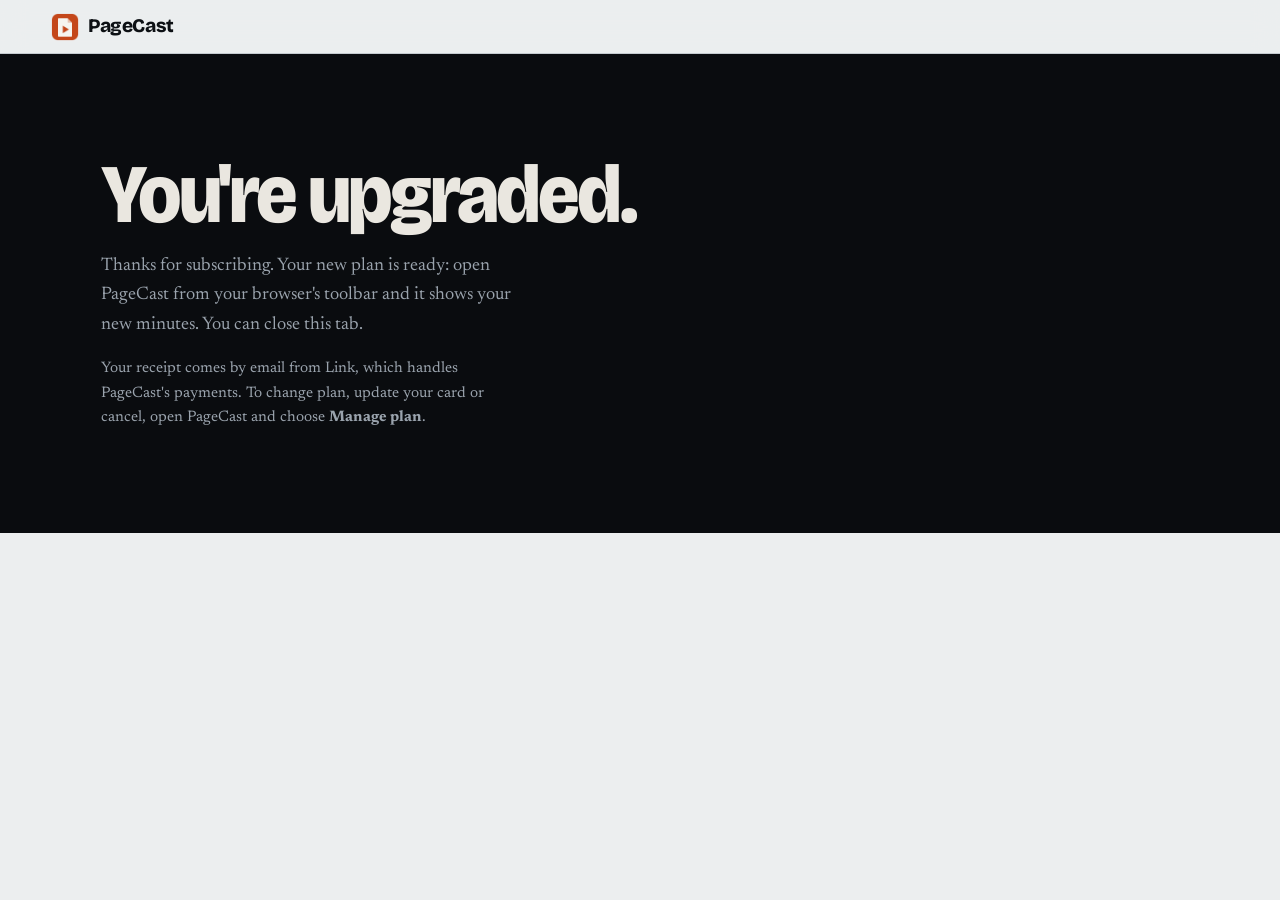
<file: upgraded.html>
<!doctype html>
<html lang="en-GB">
<head>
<meta charset="utf-8">
<meta name="viewport" content="width=device-width, initial-scale=1">
<meta name="robots" content="noindex">
<title>Thanks for upgrading · PageCast</title>
<link rel="icon" href="media/icon.png">
<link rel="preconnect" href="https://fonts.googleapis.com">
<link rel="preconnect" href="https://fonts.gstatic.com" crossorigin>
<link href="https://fonts.googleapis.com/css2?family=Bricolage+Grotesque:opsz,wdth,wght@12..96,75..100,400..800&family=Newsreader:ital,opsz,wght@0,6..72,400..600;1,6..72,400&display=swap" rel="stylesheet">
<link rel="stylesheet" href="styles.css?v=202610022329">
</head>
<body>
<header class="masthead">
  <a class="wordmark" href="./"><img src="media/icon.png" alt="" width="28" height="28">PageCast</a>
</header>
<main>
  <section class="film close">
    <div class="wrap">
      <h1 class="wide" id="title" style="color:var(--bone)">You're upgraded.</h1>
      <p class="lede" id="body">Thanks for subscribing. Your new plan is ready: open PageCast from your browser's toolbar and it shows your new minutes. You can close this tab.</p>
      <p class="lede" style="font-size:.95rem">Your receipt comes by email from Link, which handles PageCast's payments. To change plan, update your card or cancel, open PageCast and choose <b>Manage plan</b>.</p>
      <script>
        // back from the billing page (Manage plan) rather than from paying
        if (new URLSearchParams(location.search).has("manage")) {
          document.title = "Your plan · PageCast";
          document.getElementById("title").textContent = "All set.";
          document.getElementById("body").textContent = "Any change you made to your plan reaches PageCast within a minute. You can close this tab.";
        }
      </script>
    </div>
  </section>
</main>
</body>
</html>
</file>
<file: styles.css>
/* PageCast landing page.

   The page travels the way the product does: it begins as something you read
   (paper, serif body text) and ends as something you watch (film black, video
   glowing). The hero performs the cut rather than describing it.

   Type: Bricolage Grotesque for display against Newsreader for reading — a sans
   headline over a serif body, the inverse of the usual pairing. */

:root {
  --paper: #eceeef;
  --paper-deep: #dfe2e4;
  --ink: #0d1014;
  --ink-soft: #55606a;
  --rule: #c5cbd0;

  --film: #0a0c0f;
  --film-soft: #141922;
  --bone: #eae7e0;
  --bone-soft: #9aa3ad;
  --film-rule: #242c36;

  --ember: #d2541f;
  --keep: #1d6a4f;

  --wrap: 1180px;
  --pad: clamp(1.1rem, 4vw, 3.2rem);
  --measure: 58ch;

  --sans: 'Bricolage Grotesque', 'Helvetica Neue', Arial, sans-serif;
  --serif: 'Newsreader', Georgia, 'Times New Roman', serif;
  color-scheme: only light; /* opt out of browser "force dark mode", which inverted the artwork */
}

*, *::before, *::after { box-sizing: border-box; }
html { -webkit-text-size-adjust: 100%; scroll-behavior: smooth; }
@media (prefers-reduced-motion: reduce) {
  html { scroll-behavior: auto; }
  *, *::before, *::after { animation-duration: .001ms !important; transition-duration: .001ms !important; }
}

body {
  margin: 0;
  background: var(--paper);
  color: var(--ink);
  font-family: var(--serif);
  font-optical-sizing: auto;
  font-size: clamp(1.02rem, .98rem + .22vw, 1.14rem);
  line-height: 1.6;
  -webkit-font-smoothing: antialiased;
}

a { color: inherit; text-underline-offset: .2em; text-decoration-thickness: from-font; }
img, video { display: block; max-width: 100%; }
:focus-visible { outline: 2.5px solid var(--ember); outline-offset: 3px; }
.wrap { max-width: var(--wrap); margin: 0 auto; padding-inline: var(--pad); }

h1, h2, .count, .btn, .masthead, .points dt, .side-label, .provenance, figcaption, .note, .signup input, .blk {
  font-family: var(--sans);
}
h1, h2 {
  margin: 0;
  font-weight: 800;
  font-variation-settings: 'wdth' 92;
  letter-spacing: -.035em;
  line-height: .94;
  text-wrap: balance;
}
h1 { font-size: clamp(2.7rem, 1.4rem + 5.4vw, 5.2rem); }
h2 { font-size: clamp(2rem, 1.2rem + 3.1vw, 3.4rem); }
h2.wide { max-width: 20ch; }
.lede { max-width: var(--measure); margin: 1.1rem 0 0; color: var(--ink-soft); }
.film .lede { color: var(--bone-soft); }

/* ── masthead ─────────────────────────────────────────────── */
.masthead {
  position: sticky; top: 0; z-index: 20;
  display: flex; align-items: center; justify-content: space-between; gap: 1rem;
  padding: .7rem var(--pad);
  background: color-mix(in srgb, var(--paper) 90%, transparent);
  backdrop-filter: blur(12px);
  border-bottom: 1px solid var(--rule);
}
.wordmark { display: inline-flex; align-items: center; gap: .55rem; font-weight: 800; font-size: 1.2rem; letter-spacing: -.02em; text-decoration: none; }
.wordmark img { border-radius: 7px; }
.masthead nav { display: flex; align-items: center; gap: clamp(.8rem, 2.2vw, 1.8rem); font-size: .94rem; font-weight: 500; }
.masthead nav a { text-decoration: none; color: var(--ink-soft); }
.masthead nav a:hover { color: var(--ink); }
.masthead .pill { background: var(--ink); color: var(--paper); padding: .45rem 1rem; border-radius: 999px; font-weight: 600; }
.masthead .pill:hover { background: var(--ember); color: #fff; }
@media (max-width: 640px) { .masthead nav a:not(.pill) { display: none; } }

/* ── hero ─────────────────────────────────────────────────── */
.hero { padding-block: clamp(2.6rem, 6vw, 5rem) clamp(2rem, 4vw, 3rem); }
.hero-grid { display: grid; grid-template-columns: minmax(0, 1.02fr) minmax(0, 1fr); gap: clamp(2rem, 5vw, 4.5rem); align-items: center; }
@media (max-width: 900px) { .hero-grid { grid-template-columns: 1fr; } }
.hero-copy .lede { font-size: 1.06em; }

/* the cut, performed: a page diagram that loses its furniture, then the video */
.stage { position: relative; width: 100%; aspect-ratio: 1 / 1; }
.sheet {
  position: absolute; inset: 0 30% 6% 0;
  background: #fff; border: 1px solid var(--rule); border-radius: 3px;
  padding: .7rem; display: flex; flex-direction: column; gap: .4rem;
  box-shadow: 0 18px 40px -30px rgba(9, 15, 17, .6);
  transition: transform .9s cubic-bezier(.2, .7, .2, 1), opacity .9s ease;
  font-size: .68rem; color: var(--ink-soft);
  overflow: hidden;
}
.blk { border-radius: 2px; padding: .28rem .45rem; background: var(--paper-deep); transition: opacity .55s ease, transform .55s ease, color .4s ease; }
.blk.bar { display: flex; gap: .3rem; background: none; padding: .1rem .2rem; }
.blk.bar i { width: .4rem; height: .4rem; border-radius: 50%; background: var(--rule); }
.blk.strip, .blk.foot, .blk.related { background: none; border-block: 1px solid var(--rule); border-radius: 0; font-size: .57rem; }
.blk.appeal { background: #f6ece1; border: 1px solid #e3cdb4; text-align: center; padding-block: .75rem; letter-spacing: .01em; }
.blk.toc { background: #eaeef2; border: 1px solid var(--rule); font-size: .58rem; padding-block: .5rem; }
.blk.head { background: none; font-size: 1.15rem; font-weight: 800; line-height: 1.04; color: var(--ink); letter-spacing: -.025em; padding-inline: .1rem; }
.blk.byline { background: none; padding-inline: .1rem; font-size: .55rem; }
.blk.photo { flex: 1 1 4.5rem; min-height: 3rem; background: linear-gradient(145deg, #c9d2d8, #aab6bf 60%, #9aa7b1); border-radius: 2px; }
.blk.para { background: none; padding-inline: .1rem; min-height: 2.5rem;
  background-image: repeating-linear-gradient(to bottom, var(--paper-deep) 0 .32rem, transparent .32rem .6rem); }
.blk.para.short { min-height: 1.5rem; }

.blk[data-fate="cut"] { position: relative; }
.blk[data-fate="cut"]::after {
  content: ''; position: absolute; left: .35rem; right: .35rem; top: 50%;
  height: 1.5px; background: var(--ember); transform: scaleX(0); transform-origin: left;
  transition: transform .45s ease;
}
.sheet.cut .blk[data-fate="cut"] {
  opacity: .62; transform: scaleY(.74);
  color: var(--ember); background-color: transparent; background-image: none;
  border-color: color-mix(in srgb, var(--ember) 35%, transparent);
}
.sheet.cut .blk[data-fate="cut"]::after { transform: scaleX(1); }
.sheet.done { transform: translateX(-2%) scale(.97); opacity: .9; }

.screen {
  position: absolute; right: 0; bottom: 3%; width: 70%; margin: 0;
  aspect-ratio: 16 / 9; background: var(--film); border-radius: 4px; overflow: hidden;
  box-shadow: 0 34px 70px -34px rgba(9, 12, 17, .8), 0 0 0 1px rgba(13, 16, 20, .1);
  opacity: 0; transform: translateY(1.4rem) scale(.97);
  transition: opacity .7s ease, transform .7s cubic-bezier(.2, .7, .2, 1);
}
.screen.in { opacity: 1; transform: none; }
.screen video { width: 100%; height: 100%; object-fit: cover; }
.btn.sound {
  position: absolute; right: .55rem; bottom: .55rem;
  background: rgba(255, 255, 255, .9); border: 0; color: var(--ink);
  font-size: .8rem; padding: .35rem .7rem;
}
.btn.sound[aria-pressed="true"] { background: var(--ember); color: #fff; }
@media (min-width: 901px) { .stage { min-height: 25rem; } }
@media (max-width: 900px) { .stage { aspect-ratio: 5 / 4; } .screen { width: 76%; } }

.provenance {
  display: flex; flex-wrap: wrap; gap: .3rem 1.5rem;
  margin: clamp(1.4rem, 3vw, 2.4rem) auto 0;
  font-size: .82rem; color: var(--ink-soft); font-weight: 500;
}
.provenance a { color: var(--ink); }

/* ── buttons and signup ───────────────────────────────────── */
.btn {
  font-size: .98rem; font-weight: 600;
  border: 1px solid var(--ink); background: transparent; color: var(--ink);
  padding: .68rem 1.25rem; border-radius: 2px; cursor: pointer;
  transition: background .16s ease, color .16s ease, border-color .16s ease;
}
.btn.primary { background: var(--ember); border-color: var(--ember); color: #fff; }
.btn.primary:hover { background: var(--ink); border-color: var(--ink); }
.film .btn.primary:hover { background: var(--bone); color: var(--film); border-color: var(--bone); }

.signup { display: flex; flex-wrap: wrap; align-items: center; gap: .55rem; margin-top: clamp(1.6rem, 3vw, 2.2rem); }
.signup label { position: absolute; width: 1px; height: 1px; overflow: hidden; clip-path: inset(50%); }
.signup input {
  flex: 1 1 13rem; min-width: 11rem; max-width: 18rem;
  font-size: .98rem; padding: .68rem .85rem; border-radius: 2px;
  border: 1px solid var(--rule); background: #fff; color: var(--ink);
}
.film .signup input { background: var(--film-soft); border-color: var(--film-rule); color: var(--bone); }
.signup input:hover { border-color: var(--ink-soft); }
.signup .note { flex: 1 0 100%; margin: .35rem 0 0; font-size: .84rem; color: var(--ink-soft); max-width: 50ch; font-weight: 500; }
.film .signup .note { color: var(--bone-soft); }
.signup .note.error { color: var(--ember); }
.signup .note.ok { color: var(--keep); }
@media (max-width: 520px) { .signup input, .signup .btn { flex: 1 0 100%; } }

/* ── the cut, as data ─────────────────────────────────────── */
.cut-section { padding-block: clamp(3.4rem, 7vw, 6rem); border-top: 1px solid var(--rule); background: linear-gradient(to bottom, var(--paper), var(--paper-deep)); }
.cut-head { max-width: 46rem; margin-bottom: clamp(2.2rem, 5vw, 3.4rem); }
.ledger { display: grid; grid-template-columns: repeat(auto-fit, minmax(19rem, 1fr)); gap: clamp(1.8rem, 4vw, 3.4rem); }
.side { border-top: 2px solid currentColor; padding-top: .6rem; }
.side.keep { color: var(--keep); }
.side.cut { color: var(--ember); }
.count { margin: 0; font-weight: 800; font-variation-settings: 'wdth' 78; font-size: clamp(4rem, 2rem + 7vw, 7.5rem); line-height: .8; letter-spacing: -.055em; font-variant-numeric: tabular-nums; }
.side-label { margin: .55rem 0 1.1rem; font-size: .82rem; font-weight: 600; color: var(--ink-soft); }
.side ul { list-style: none; margin: 0; padding: 0; color: var(--ink); }
.side li { padding: .46rem 0; border-top: 1px solid var(--rule); font-size: .97rem; }
.side.keep li::before { content: ''; display: inline-block; width: .42rem; height: .42rem; margin-right: .55rem; background: var(--keep); vertical-align: .1em; }
.reasons li { display: grid; grid-template-columns: 2.2rem minmax(0, 1fr); gap: 0 .5rem; }
.reasons b { font-family: var(--sans); font-weight: 700; color: var(--ember); font-variant-numeric: tabular-nums; }
.reasons s { color: var(--ink-soft); text-decoration-color: var(--ember); text-decoration-thickness: 1.5px; }
.reasons em { grid-column: 2; font-style: normal; font-size: .84rem; color: var(--ink-soft); font-family: var(--sans); }
.aside { max-width: var(--measure); color: var(--ink-soft); font-size: .95rem; margin: clamp(1.6rem, 3vw, 2.4rem) 0 0; }

/* ── film half ────────────────────────────────────────────── */
.film { background: var(--film); color: var(--bone); padding-block: clamp(3.4rem, 7vw, 6rem); }
.film + .film { padding-top: 0; }
.film.first { padding-top: clamp(4.5rem, 9vw, 8rem); }
.film h2 { color: var(--bone); }

/* the storyboard video straddles the line between reading and watching */
.bridge {
  margin: calc(-1 * clamp(7rem, 13vw, 12rem)) 0 clamp(2.4rem, 5vw, 4rem);
  border-radius: 5px; overflow: hidden; background: var(--film-soft);
  box-shadow: 0 40px 90px -40px rgba(0, 0, 0, .9), 0 0 0 1px var(--film-rule);
}
.bridge video, .plain video { width: 100%; aspect-ratio: 1200 / 750; background: var(--film-soft); }
.plain { margin: 1.6rem 0 0; border-radius: 5px; overflow: hidden; box-shadow: 0 0 0 1px var(--film-rule); }

.split { display: grid; grid-template-columns: minmax(0, .85fr) minmax(0, 1.15fr); gap: clamp(1.6rem, 5vw, 4rem); align-items: start; }
@media (max-width: 860px) { .split { grid-template-columns: 1fr; } }
.split-body > .lede:first-child { margin-top: 0; }

.points { margin: clamp(1.6rem, 3vw, 2.2rem) 0 0; display: grid; gap: 1.1rem; }
.points.two { grid-template-columns: repeat(auto-fit, minmax(17rem, 1fr)); gap: 1.5rem 2.4rem; margin-top: 0; }
.points > div { border-top: 1px solid var(--film-rule); padding-top: .65rem; }
.points dt { font-weight: 600; font-size: .98rem; }
.points dd { margin: .25rem 0 0; color: var(--bone-soft); font-size: .95rem; }

/* ── voices ───────────────────────────────────────────────── */
.voice-line { margin: 1.4rem 0 0; padding-left: 1rem; border-left: 2px solid var(--ember); font-family: var(--serif); font-size: 1.08rem; line-height: 1.5; color: var(--bone); max-width: var(--measure); }
.voice-groups { display: grid; gap: 1.6rem; margin-top: clamp(1.6rem, 3vw, 2.2rem); }
.voice-group h3 { margin: 0 0 .7rem; font-size: .8rem; font-weight: 700; letter-spacing: .08em; text-transform: uppercase; color: var(--bone-soft); }
.voice-group.premium h3 { color: var(--ember); }
.voice-list { display: grid; grid-template-columns: repeat(auto-fill, minmax(10.5rem, 1fr)); gap: .6rem; }
.voice {
  display: grid; grid-template-columns: 2rem minmax(0, 1fr); grid-template-rows: auto auto; align-items: center; gap: 0 .6rem;
  text-align: left; padding: .65rem .8rem; min-width: 0; cursor: pointer;
  background: var(--film-soft); color: var(--bone); border: 1px solid var(--film-rule); border-radius: 6px;
  font: inherit; transition: border-color .2s ease, background .2s ease;
}
.voice:hover { border-color: var(--bone-soft); }
.voice:focus-visible { outline: 2px solid var(--ember); outline-offset: 2px; }
.voice[aria-pressed="true"] { border-color: var(--ember); background: color-mix(in srgb, var(--ember) 14%, var(--film-soft)); }
.voice b { font-weight: 600; font-size: .98rem; }
.voice > span:last-child { grid-column: 2; color: var(--bone-soft); font-size: .84rem; overflow-wrap: anywhere; }
.v-icon { grid-row: 1 / 3; width: 2rem; height: 2rem; border-radius: 50%; border: 1px solid var(--film-rule); position: relative; }
.v-icon::before { content: ''; position: absolute; left: 50%; top: 50%; transform: translate(-35%, -50%); border-style: solid; border-width: .38rem 0 .38rem .6rem; border-color: transparent transparent transparent var(--bone); }
.voice[aria-pressed="true"] .v-icon { border-color: var(--ember); }
.voice[aria-pressed="true"] .v-icon::before { width: .62rem; height: .62rem; border: 0; background: var(--ember); transform: translate(-50%, -50%); border-radius: 1px; }

/* ── examples ─────────────────────────────────────────────── */
.gallery { display: grid; grid-template-columns: repeat(auto-fit, minmax(21rem, 1fr)); gap: clamp(1.4rem, 3vw, 2.4rem); margin-top: clamp(2rem, 4vw, 3rem); }
.gallery figure { margin: 0; }
.gallery video { width: 100%; aspect-ratio: 16 / 9; background: var(--film-soft); border-radius: 4px; box-shadow: 0 0 0 1px var(--film-rule); }
.gallery figcaption { display: flex; flex-wrap: wrap; gap: .1rem .7rem; align-items: baseline; margin-top: .6rem; font-size: .88rem; }
.gallery figcaption b { font-weight: 600; }
.gallery figcaption span { color: var(--bone-soft); font-variant-numeric: tabular-nums; }

/* ── pricing ──────────────────────────────────────────────── */
.plans { display: grid; grid-template-columns: repeat(3, minmax(0, 1fr)); gap: clamp(1rem, 2.4vw, 1.6rem); margin-top: clamp(2rem, 4vw, 3rem); }
@media (max-width: 860px) { .plans { grid-template-columns: 1fr; } }
.plan { display: flex; flex-direction: column; gap: .9rem; min-width: 0; padding: clamp(1.3rem, 2.6vw, 1.8rem); background: var(--film-soft); border: 1px solid var(--film-rule); border-radius: 6px; }
.plan.best { border-color: var(--ember); box-shadow: 0 0 0 1px var(--ember); }
.plan h3 { margin: 0; font-family: var(--sans); display: flex; align-items: center; justify-content: space-between; gap: .6rem; flex-wrap: wrap; font-size: 1.35rem; font-weight: 800; letter-spacing: -.02em; color: var(--bone); }
.plan .tag { font-family: var(--sans); font-size: .72rem; font-weight: 700; letter-spacing: .06em; text-transform: uppercase; color: var(--ember); border: 1px solid var(--ember); border-radius: 999px; padding: .18rem .6rem; }
.plan .price { margin: 0; display: flex; align-items: baseline; gap: .45rem; color: var(--bone); }
.plan .price b { font-family: var(--sans); font-size: 2.6rem; font-weight: 800; letter-spacing: -.03em; line-height: 1; font-variant-numeric: tabular-nums; }
.plan .price span { color: var(--bone-soft); font-size: .95rem; }
.plan ul { margin: 0; padding: 0; list-style: none; display: grid; gap: .55rem; color: var(--bone-soft); font-size: .98rem; flex: 1; }
.plan li { padding-left: 1.4rem; position: relative; }
.plan li::before { content: ''; position: absolute; left: 0; top: .5em; width: .55rem; height: .3rem; border-left: 2px solid var(--ember); border-bottom: 2px solid var(--ember); transform: rotate(-45deg); }
.plan li b { color: var(--bone); font-weight: 600; }
.plan li a { color: var(--bone); text-underline-offset: 3px; }
.plan .btn { text-align: center; text-decoration: none; margin-top: .3rem; }
.film .plan .btn:not(.primary) { border-color: var(--film-rule); color: var(--bone); }
.film .plan .btn:not(.primary):hover { border-color: var(--bone); }
.plans-note { font-family: var(--sans); font-size: .86rem; color: var(--bone-soft); margin: clamp(1.4rem, 3vw, 2rem) 0 0; max-width: 70ch; }

/* ── install ──────────────────────────────────────────────── */
.skip { margin: .95rem 0 0; font-family: var(--sans); font-size: .9rem; font-weight: 500; color: var(--ink-soft); }
.skip a { color: var(--ember); font-weight: 700; text-underline-offset: 3px; }
.install-grid { display: grid; grid-template-columns: minmax(15rem, auto) 1fr; gap: clamp(1.6rem, 4vw, 3.6rem); align-items: start; margin-top: clamp(1.8rem, 3.4vw, 2.6rem); }
.download .btn { display: inline-block; text-decoration: none; }
.install .note { font-family: var(--sans); font-size: .84rem; font-weight: 500; color: var(--bone-soft); margin: .7rem 0 0; max-width: 60ch; }
.install > .wrap > .note { margin-top: clamp(1.8rem, 3vw, 2.4rem); }
.steps { margin: 0; padding: 0; list-style: none; counter-reset: step; display: grid; gap: 1.05rem; max-width: 62ch; }
.steps li { counter-increment: step; position: relative; padding-left: 2.7rem; color: var(--bone-soft); line-height: 1.55; }
.steps li::before {
  content: counter(step); position: absolute; left: 0; top: -.05rem; width: 1.85rem; height: 1.85rem;
  display: grid; place-items: center; border: 1px solid var(--film-rule); border-radius: 50%;
  font-family: var(--sans); font-weight: 700; font-size: .9rem; color: var(--ember);
}
.steps b { color: var(--bone); font-weight: 600; }
.install code { font-family: ui-monospace, Consolas, 'Courier New', monospace; font-size: .88em; background: var(--film-soft); color: var(--bone); padding: .08rem .38rem; border-radius: 2px; white-space: nowrap; }
@media (max-width: 760px) { .install-grid { grid-template-columns: 1fr; } }

/* ── close and footer ─────────────────────────────────────── */
.film.close { padding-block: clamp(4rem, 8vw, 7rem); }
.film.close .lede { max-width: 44ch; }
footer { background: var(--film); color: var(--bone-soft); font-size: .84rem; padding: 1.6rem 0 3rem; border-top: 1px solid var(--film-rule); }
footer p { max-width: var(--measure); margin: 0; font-family: var(--sans); }
</file>
